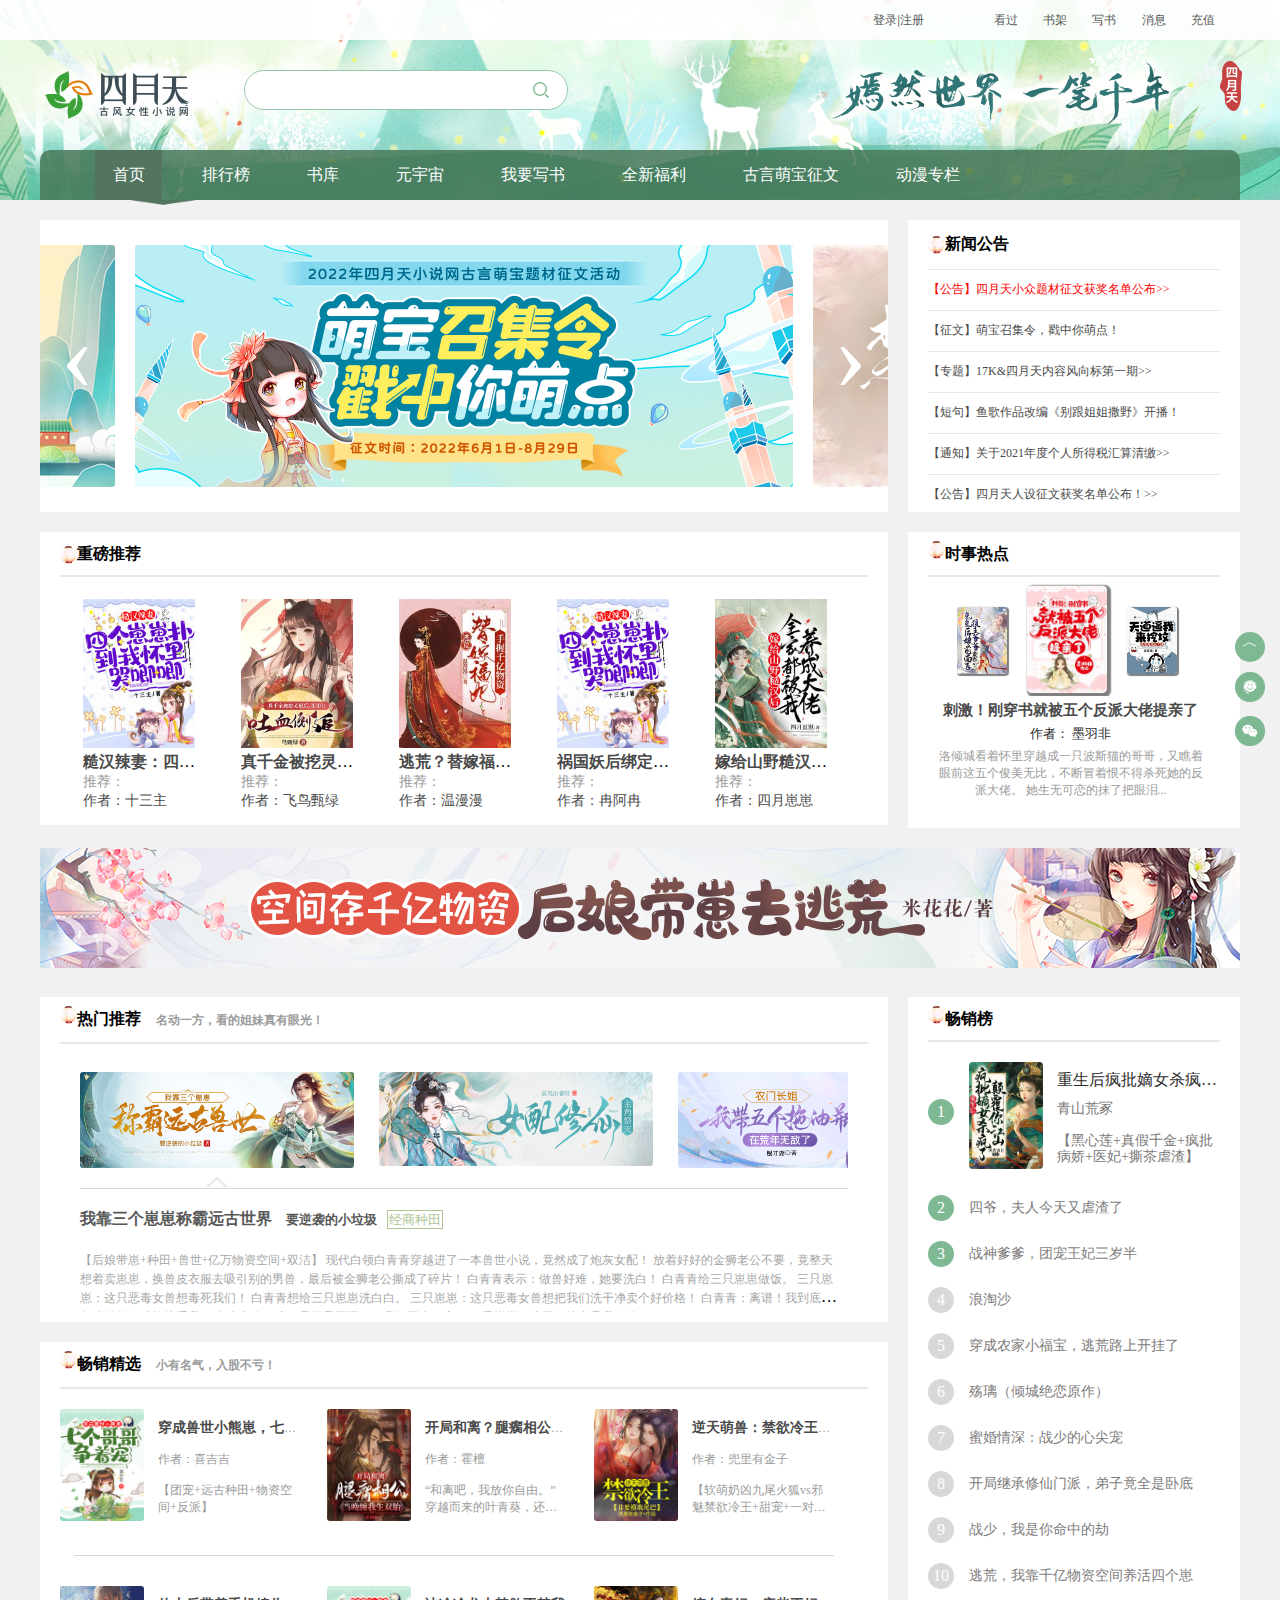
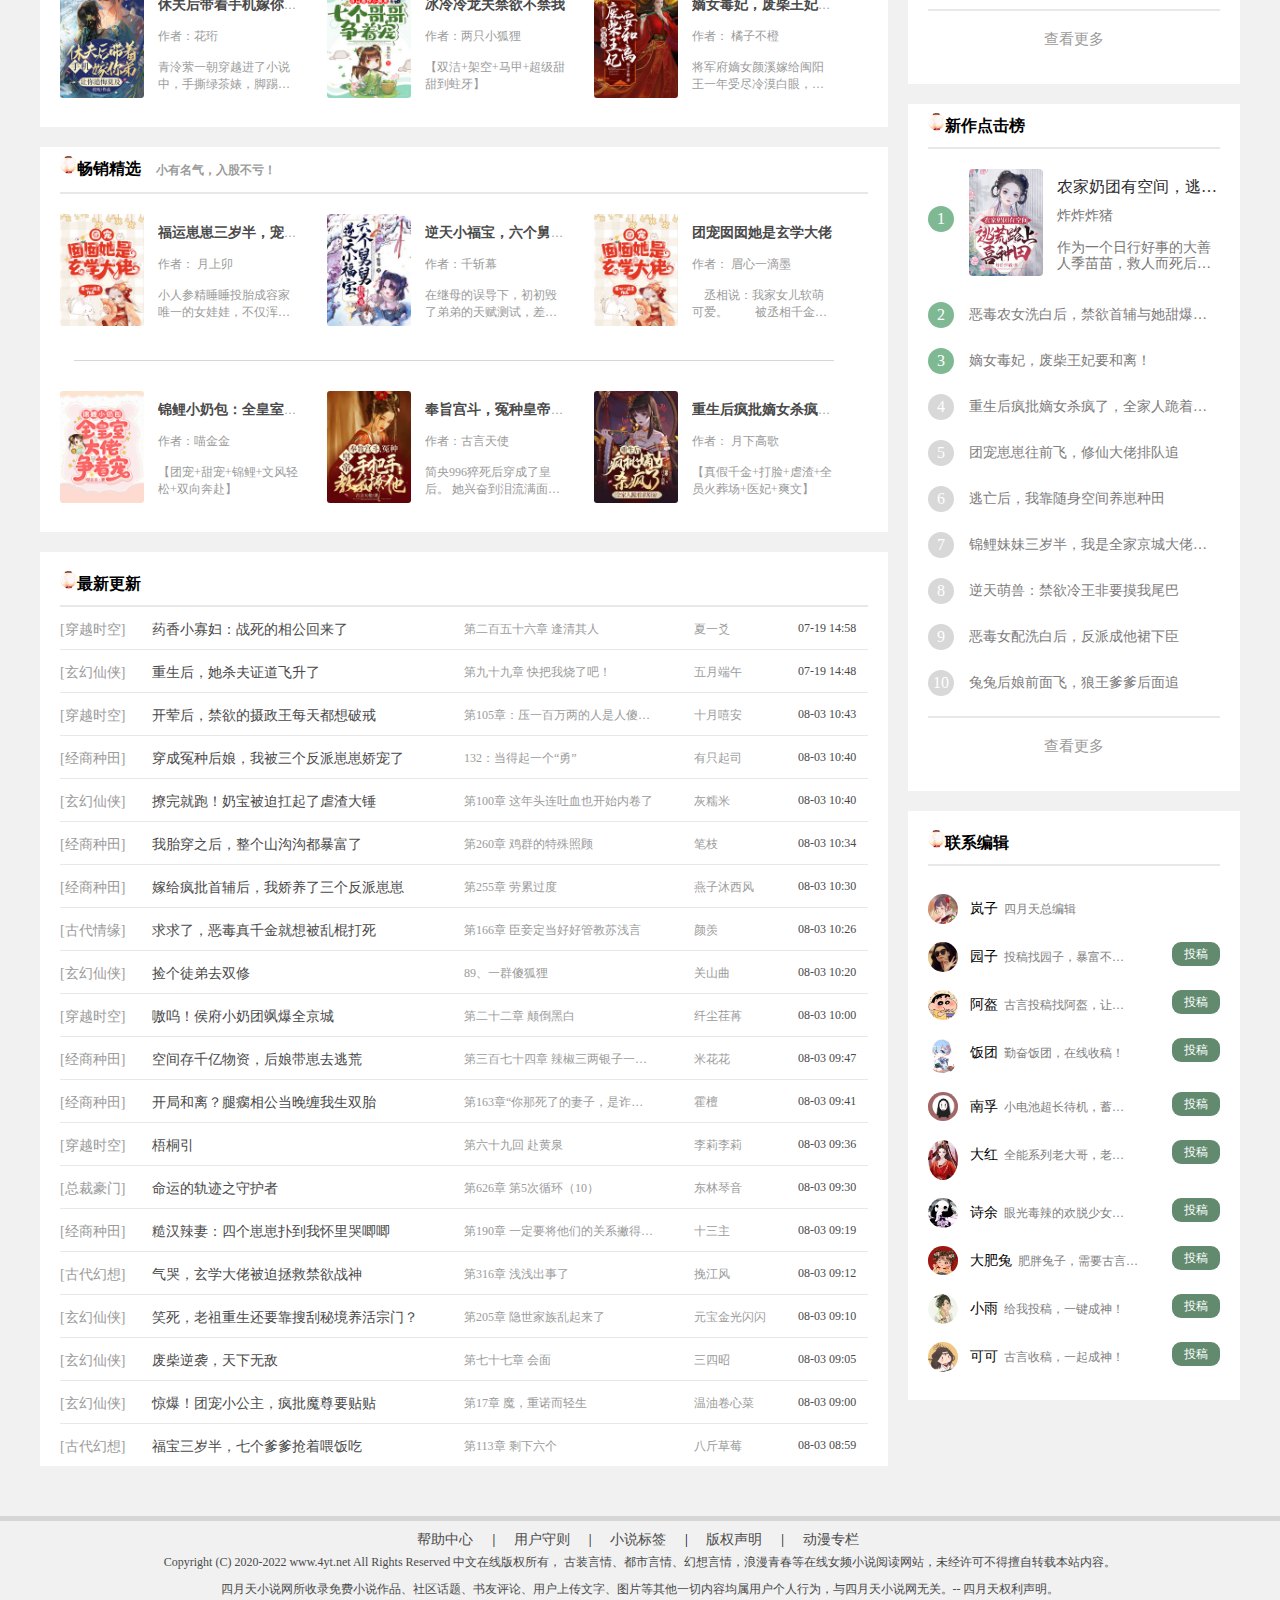
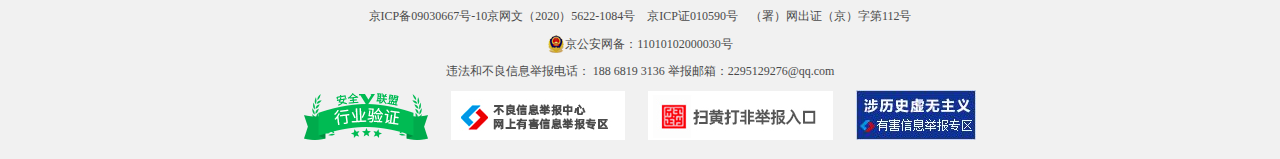
<file: index.html>
<!DOCTYPE html>
<html lang="en">

<head>
    <meta charset="UTF-8">
    <meta http-equiv="X-UA-Compatible" content="IE=edge">
    <meta name="viewport" content="width=device-width, initial-scale=1.0">
    <title>首页</title>
    <link rel="icon" href="ic.ico"/>
    <link rel="stylesheet" href="./css/index.css">
    <script src="./js/index.js"></script>
</head>

<body>
    <!-- 头部 -->
    <header>
        <div class="bac">
            <div class="h-right">
                <ul>
                    <li class="li"><a href="./html/login.html">登录</a>|<a href="./html/register.html">注册</a></li>
                    <li><a href="">看过</a></li>
                    <li><a href="">书架</a></li>
                    <li><a href="">写书</a></li>
                    <li><a href="">消息</a></li>
                    <li><a href="">充值</a></li>
                </ul>
            </div>
        </div>
        <!-- 搜索 -->
        <div class="logo"><a href="index.html"><img src="images/logo_4yt.net2x.png" alt=""></a>
            <form action=""><input type="text"><input type="submit" value=""></form>
        </div>
        <!-- 导航栏 -->
        <div class="nav">
            <div id="nav-a">
                <a href="index.html"><span>首页</span></a>
                <a href=""><span>排行榜</span></a>
                <a href=""><span>书库</span></a>
                <a href="./html/metaverse.html"><span>元宇宙</span></a>
                <a href=""><span>我要写书</span></a>
                <a href=""><span>全新福利</span></a>
                <a href=""><span>古言萌宝征文</span></a>
                <a href=""><span>动漫专栏</span></a>
            </div>
        </div>
    </header>
    <!-- 轮播和公告 -->
    <div class="lun-new">
        <div class="lunbo">
            <ul class="box">
                <li><a href=""><img src="images/1654844598.25024066.jpg" alt="6"></a></li>
                <li><a href=""><img src="images/1653462281.25486204.jpg" alt="1"></a></li>
                <li><a href=""><img src="images/1659325251.30275850.jpg" alt="2"></a></li>
                <li><a href=""><img src="images/1659325270.81019973.jpg" alt="3"></a></li>
                <li><a href=""><img src="images/1659325288.32164972.jpg" alt="4"></a></li>
                <li><a href=""><img src="images/1659325315.95964255.jpg" alt="5"></a></li>
                <li><a href=""><img src="images/1654844598.25024066.jpg" alt="6"></a></li>
                <li><a href=""><img src="images/1653462281.25486204.jpg" alt="1"></a></li>
                <li><a href=""><img src="images/1659325251.30275850.jpg" alt="2"></a></li>
            </ul>
            <span id="left">‹</span><span id="right">›</span>
        </div>
        <div class="news">
            <h4><img src="images/icon_box_tit.png" alt="">新闻公告</h4>
            <ul class="n-news">
                <li><a href="">【公告】四月天小众题材征文获奖名单公布>></a></li>
                <li><a href="">【征文】萌宝召集令，戳中你萌点！</a></li>
                <li><a href="">【专题】17K&四月天内容风向标第一期>></a></li>
                <li><a href="">【短句】鱼歌作品改编《别跟姐姐撒野》开播！</a></li>
                <li><a href="">【通知】关于2021年度个人所得税汇算清缴>></a></li>
                <li><a href="">【公告】四月天人设征文获奖名单公布！>></a></li>
            </ul>
        </div>
    </div>
    <!-- 重磅推荐和实时热点 -->
    <div class="res-hot">
        <div class="rhbox">
            <div class="res">
                <h4><img src="images/icon_box_tit.png" alt="">重磅推荐</h4>
                <div class="pic">
                    <ul>
                        <li><a href=""><img src="images/3421052.jpg" alt=""></a>
                            <p class="bookName"><a href="">糙汉辣妻：四个崽崽扑到我怀里哭唧唧</a></p>
                            <p class="rr">推荐：</p>
                            <p class="author"><a href="">作者：十三主</a></p>
                        </li>
                        <li><a href=""><img src="images/3442440.jpg" alt=""></a>
                            <p class="bookName"><a href="">真千金被挖灵根后，哥哥们吐血倒追</a></p>
                            <p class="rr">推荐：</p>
                            <p class="author"><a href="">作者：飞鸟甄绿</a></p>
                        </li>
                        <li><a href=""><img src="images/3390439.jpg" alt=""></a>
                            <p class="bookName"><a href="">逃荒？替嫁福妃手握千亿物资！</a></p>
                            <p class="rr">推荐：</p>
                            <p class="author"><a href="">作者：温漫漫</a></p>
                        </li>
                        <li><a href=""><img src="images/3421052.jpg" alt=""></a>
                            <p class="bookName"><a href="">祸国妖后绑定了爱国系统</a></p>
                            <p class="rr">推荐：</p>
                            <p class="author"><a href="">作者：冉阿冉</a></p>
                        </li>
                        <li><a href=""><img src="images/3425089.jpg" alt=""></a>
                            <p class="bookName"><a href="">嫁给山野糙汉后，全家都被我养成大佬</a></p>
                            <p class="rr">推荐：</p>
                            <p class="author"><a href="">作者：四月崽崽</a></p>
                        </li>
                    </ul>
                </div>
            </div>
        </div>
        <div class="hotbox">
            <div class="hot">
                <h4><img src="images/icon_box_tit.png" alt="">时事热点</h4>
                <div class="view-box">
                    <ul class="hot-imgbox" id="hotimgbox">
                        <li><a href=""><img src="images/3451259.jpg" alt="4"></a></li>
                        <li class="big"><a href=""><img src="images/3457548.jpg" alt="1"></a></li>
                        <li><a href=""><img src="images/3453698.jpg" alt="2"></a></li>
                        <li><a href=""><img src="images/3457644.jpg" alt="3"></a></li>
                        <li><a href=""><img src="images/3451259.jpg" alt="4"></a></li>
                        <li><a href=""><img src="images/3457548.jpg" alt="1"></a></li>
                    </ul>
                </div>
                <div class="view-box2">
                    <ul class="font-box">
                        <li>
                            <div class="wid">
                                <p class="bokname"><a href="">刺激！刚穿书就被五个反派大佬提亲了</a></p>
                                <p class="at">作者：<a href=""> 墨羽非</a></p>
                                <p class="bookjj"><a href="">洛倾城看着怀里穿越成一只波斯猫的哥哥，又瞧着眼前这五个俊美无比，不断冒着恨不得杀死她的反派大佬。
                                        她生无可恋的抹了把眼泪...</a>
                                </p>
                            </div>
                        </li>
                        <li>
                            <div class="wid">
                                <p class="bokname"><a href="">天道逼我来挖坟，渣渣鬼怪丢了魂</a></p>
                                <p class="at">作者：<a href="">南南酱</a></p>
                                <p class="bookjj"><a
                                        href="">上古神魔大战，神女玖瑶为守护天下苍生，拉着魔尊同归于尽。所谓好人有好报，她居然踩狗屎运活过来了，而为了早日恢复神力位列...</a>
                                </p>
                            </div>
                        </li>
                        <li>
                            <div class="wid">
                                <p class="bokname"><a href="">暴君闺女三岁半，立志要当大反派</a></p>
                                <p class="at">作者：<a href="">莅时</a></p>
                                <p class="bookjj"><a
                                        href="">传闻北境国的大暴君杀人如麻，残暴嗜血，直到某天举国朝臣看到——那位暴戾君王变成了不折不扣的女儿奴，不仅让小奶娃在龙椅上...</a>
                                </p>
                            </div>
                        </li>
                        <li>
                            <div class="wid">
                                <p class="bokname"><a href="">兔兔后娘前面飞，狼王爹爹后面追</a></p>
                                <p class="at">作者：<a href="">砚夕</a></p>
                                <p class="bookjj"><a
                                        href="">【兽世+萌宝+爽文+养崽+甜宠】兔凌凌穿越到远古时期，成了一只萌兔兽人，还当了四个崽崽的后娘？小松鼠、小狐狸、小狼、还有...</a>
                                </p>
                            </div>
                        </li>

                    </ul>
                </div>
            </div>
        </div>
    </div>

    <!-- 推荐图 -->
    <div class="res-img"><a href=""><img src="images/1649226831.1194068.jpg" alt=""></a></div>

    <!-- 中心部分 -->
    <div class="mainbox">
        <!-- 左边 -->
        <div class="main-left">
            <!-- 第一块 热门推荐 -->
            <div class="box3">
                <div class="hot-res">
                    <h4><img src="images/icon_box_tit.png" alt="">热门推荐<span>名动一方，看的姐妹真有眼光！</span></h4>
                    <div class="img-tran">
                        <!-- 图片轮播 -->
                        <ul class="img-box1" id="img-box1">
                            <!-- <li><a href=""><img src="" alt=""></a></li> -->
                            <li><a href=""><img src="images/1659332682.91862649.jpg" alt="1"></a></li>
                            <li><a href=""><img src="images/1659332692.60567161.jpg" alt="2"></a></li>
                            <li><a href=""><img src="images/1659332703.15317437.jpg" alt="3"></a></li>
                            <li><a href=""><img src="images/1659332682.91862649.jpg" alt="1"></a></li>
                            <li><a href=""><img src="images/1659332692.60567161.jpg" alt="2"></a></li>
                            <li><a href=""><img src="images/1659332703.15317437.jpg" alt="3"></a></li>
                        </ul>
                    </div>
                    <!-- 文字轮播 -->
                    <div class="font-tran">
                        <ul class="f-box" id="f-box">
                            <li>
                                <p><a href="" class="title">
                                        我靠三个崽崽称霸远古世界
                                    </a><a href="" class="author2">要逆袭的小垃圾</a><a href="" class="cat">经商种田</a></p>
                                <div class="detail-font">
                                    <a href="">
                                        【后娘带崽+种田+兽世+亿万物资空间+双洁】
                                        现代白领白青青穿越进了一本兽世小说，竟然成了炮灰女配！
                                        放着好好的金狮老公不要，竟整天想着卖崽崽，换兽皮衣服去吸引别的男兽，最后被金狮老公撕成了碎片！
                                        白青青表示：做兽好难，她要洗白！
                                        白青青给三只崽崽做饭。
                                        三只崽崽：这只恶毒女兽想毒死我们！
                                        白青青想给三只崽崽洗白白。
                                        三只崽崽：这只恶毒女兽想把我们洗干净卖个好价格！
                                        白青青：离谱！我到底得怎么做你们才能接受我？
                                        金狮老公：这三只逆子不要了，我们再生一窝！
                                        三只崽崽：滚开！娘亲是我们的！
                                    </a>
                                </div>
                            </li>
                            <li>
                                <p><a href="" class="title">
                                        女配修仙，主角祭天
                                    </a><a href="" class="author2">长尾山雀</a><a href="" class="cat">玄幻仙侠</a></p>
                                <div class="detail-font">
                                    <a href="">
                                        在拜衍尘仙尊为师的前一晚，桑璎发现自己竟然是一本修仙师徒文的恶毒女配！
                                        她是单纯善良小白花女主的对照组，逼迫男主收了自己为徒不说，还妄图抢走属于女主的东西。最后她死在了女主爱慕者的手下，纯净的冰灵根也成了修补女主灵根的药引。就连自己父母留下的财宝法器，都被当做是补偿，入了女主的口袋。
                                        刚刚知晓一切的桑璎深吸一口气：很好，这群恋爱脑吸引了我的注意。
                                        多年之后，此界出了一位自逐出师门的女剑修，那女剑修的师父竟是有剑道第一人之称的衍尘仙尊。众人闻言，纷纷嘲讽女剑修不知好歹，转头却发现，那女剑修一剑惊天下，竟成了千百年来的飞升第一人！
                                    </a>
                                </div>
                            </li>
                            <li>
                                <p><a href="" class="title">
                                        农门长姐：我带五个拖油瓶在荒年无敌了
                                    </a><a href="" class="author2">银才湖</a><a href="" class="cat">经商种田</a></p>
                                <div class="detail-font">
                                    <a href="">
                                        末世求生十年的易茗雪穿书到一个又丑又胖的极品炮灰身上。
                                        不仅后面跟着五个拖油瓶，还个个都是恶贯满盈的大反派。
                                        常言道，要想思想不滑坡，义务教育不能拖。
                                        易茗雪赚钱后的首要大事，就是让他们全滚去读书。
                                        荒年？战乱？极品亲戚？不怕，空间在手，越战越富有！
                                        多年后。
                                        美容界大佬：今日我大姐成亲，我要红妆十里为她送嫁！
                                        开国首位女宰辅：已为大姐申请六国贸易资格，作为新婚贺礼。
                                        武林盟主兼护国大将军：谁敢惹我姐烦心，昨夜断手断脚那几人就是下场！
                                        神医谷新任谷主：此乃滋补养颜的面敷，是由世间唯一一朵冰湖莲制成，赠予我姐。
                                        人气爆棚的新科状元：我喜欢什么样的女子？请参考这天下最好的女人——我大姐！
                                        易茗雪自豪啊，谁说反派是天生坏种？她家个个国之栋梁！
                                        当她华丽转身，打算深藏功与名。
                                        身边却多了个牛皮糖男人。
                                        易茗雪红着脸，“你别误会，他们平常没这么浮夸……”
                                        男人将她卷入红涛被浪，声音隐忍低哑，“娘子放心，为夫绝不逊于弟、妹之后。”
                                    </a>
                                </div>
                            </li>
                        </ul>
                    </div>
                </div>
            </div>
            <!-- 第二块 畅销精选 -->
            <div class="box3">
                <div class="hot-sel">
                    <h4><img src="images/icon_box_tit.png" alt="">畅销精选<span>小有名气，入股不亏！</span></h4>
                    <div class="list">
                        <ul class="l-box">
                            <li><a href=""><img src="images/3441783.jpg" alt=""></a>
                                <div class="r">
                                    <p><a href="">穿成兽世小熊崽，七个哥哥争着宠</a></p>
                                    <p><a href="">作者：喜吉吉</a></p>
                                    <p>【团宠+远古种田+物资空间+反派】</p>
                                </div>
                            </li>
                            <li><a href=""><img src="images/3441017.jpg" alt=""></a>
                                <div class="r">
                                    <p><a href="">开局和离？腿瘸相公当晚缠我生双胎</a></p>
                                    <p><a href="">作者：霍檀</a></p>
                                    <p>“和离吧，我放你自由。”
                                        穿越而来的叶青葵，还没反应过来就被扣上了不守妇道的浪荡名声。</p>
                                </div>
                            </li>
                            <li><a href=""><img src="images/3451520.jpg" alt=""></a>
                                <div class="r">
                                    <p><a href="">逆天萌兽：禁欲冷王非要摸我尾巴</a></p>
                                    <p><a href="">作者：兜里有金子</a></p>
                                    <p>【软萌奶凶九尾火狐vs邪魅禁欲冷王+甜宠+一对一，双洁！】
                                    </p>
                                </div>
                            </li>
                            <li id="hr">
                                <hr>
                            </li>
                            <li><a href=""><img src="images/3446065.jpg" alt=""></a>
                                <div class="r">
                                    <p><a href="">休夫后带着手机嫁你弟，让你追悔莫及</a></p>
                                    <p><a href="">作者：花珩</a></p>
                                    <p>青泠萦一朝穿越进了小说中，手撕绿茶婊，脚踢渣男之后改嫁给了原主的小叔子、渣男的亲弟弟七皇子。</p>
                                </div>
                            </li>
                            <li><a href=""><img src="images/3441783.jpg" alt=""></a>
                                <div class="r">
                                    <p><a href="">冰冷冷龙夫禁欲不禁我</a></p>
                                    <p><a href="">作者：两只小狐狸</a></p>
                                    <p>【双洁+架空+马甲+超级甜甜到蛀牙】</p>
                                </div>
                            </li>
                            <li><a href=""><img src="images/3451052.jpg" alt=""></a>
                                <div class="r">
                                    <p><a href="">嫡女毒妃，废柴王妃要和离！</a></p>
                                    <p><a href="">作者： 橘子不橙</a></p>
                                    <p>将军府嫡女颜溪嫁给闽阳王一年受尽冷漠白眼，自己的丈夫更是和自己的表妹暗度陈仓，她最终死在了自己真心所爱的男人手里。</p>
                                </div>
                            </li>
                        </ul>
                    </div>
                </div>
            </div>
            <!-- 第三块 潜力新作 -->
            <div class="box3">
                <div class="hot-sel">
                    <h4><img src="images/icon_box_tit.png" alt="">畅销精选<span>小有名气，入股不亏！</span></h4>
                    <div class="list">
                        <ul class="l-box">
                            <li><a href=""><img src="images/3450552.jpg" alt=""></a>
                                <div class="r">
                                    <p><a href="">福运崽崽三岁半，宠我的全都是大佬</a></p>
                                    <p><a href="">作者： 月上卯</a></p>
                                    <p>小人参精睡睡投胎成容家唯一的女娃娃，不仅浑身上下是灵宝，还带着满满的福气！于是，倒霉催的容家翻身啦！</p>
                                </div>
                            </li>
                            <li><a href=""><img src="images/3456046.jpg" alt=""></a>
                                <div class="r">
                                    <p><a href="">逆天小福宝，六个舅舅排队宠</a></p>
                                    <p><a href="">作者：千斩幕</a></p>
                                    <p>在继母的误导下，初初毁了弟弟的天赋测试，差点被爹爹给打死。还好舅舅们及时出现把她接回家</p>
                                </div>
                            </li>
                            <li><a href=""><img src="images/3450552.jpg" alt=""></a>
                                <div class="r">
                                    <p><a href="">团宠囡囡她是玄学大佬</a></p>
                                    <p><a href="">作者： 眉心一滴墨</a></p>
                                    <p>　丞相说：我家女儿软萌可爱。
                                        　　被丞相千金胖揍的群妖：你放屁！</p>
                                </div>
                            </li>
                            <li id="hr">
                                <hr>
                            </li>
                            <li><a href=""><img src="images/3448286.jpg" alt=""></a>
                                <div class="r">
                                    <p><a href="">锦鲤小奶包：全皇室大佬争着宠</a></p>
                                    <p><a href="">作者：喵金金</a></p>
                                    <p>【团宠+甜宠+锦鲤+文风轻松+双向奔赴】</p>
                                </div>
                            </li>
                            <li><a href=""><img src="images/3459893.jpg" alt=""></a>
                                <div class="r">
                                    <p><a href="">奉旨宫斗，冤种皇帝手把手教我撩他</a></p>
                                    <p><a href="">作者：古言天使</a></p>
                                    <p>简央996猝死后穿成了皇后。
                                        她兴奋到泪流满面，终于可以做全职太太了！</p>
                                </div>
                            </li>
                            <li><a href=""><img src="images/3457460.jpg" alt=""></a>
                                <div class="r">
                                    <p><a href="">重生后疯批嫡女杀疯了，全家人跪着求原谅</a></p>
                                    <p><a href="">作者： 月下高歌</a></p>
                                    <p>【真假千金+打脸+虐渣+全员火葬场+医妃+爽文】</p>
                                </div>
                            </li>
                        </ul>
                    </div>
                </div>
            </div>
            <!-- 第四块 最新更新 -->
            <div class="box4">
                <div class="update">
                    <h4><img src="images/icon_box_tit.png" alt="">最新更新</h4>
                    <ul class="upbox">
                        <li><a href="" class="FL">[穿越时空]</a><a href="" class="book">药香小寡妇：战死的相公回来了</a>
                            <div class="r-b"><a href="" class="last">第二百五十六章 逢清其人</a><a href=""
                                    class="b-author">夏一爻</a><span class="time">07-19
                                    14:58</span></div>
                        </li>

                        <li><a href="" class="FL">[玄幻仙侠]</a><a href="" class="book">重生后，她杀夫证道飞升了</a>
                            <div class="r-b"><a href="" class="last">第九十九章 快把我烧了吧！</a><a href=""
                                    class="b-author">五月端午</a><span class="time">07-19 14:48</span></div>
                        </li>

                        <li><a href="" class="FL">[穿越时空]</a><a href="" class="book">开荤后，禁欲的摄政王每天都想破戒</a>
                            <div class="r-b"><a href="" class="last">第105章：压一百万两的人是人傻钱多么？</a><a href=""
                                    class="b-author">十月嘻安</a><span class="time">08-03 10:43</span></div>
                        </li>

                        <li><a href="" class="FL">[经商种田]</a><a href="" class="book">穿成冤种后娘，我被三个反派崽崽娇宠了</a>
                            <div class="r-b"><a href="" class="last">132：当得起一个“勇”</a><a href=""
                                    class="b-author">有只起司</a><span class="time">08-03 10:40</span></div>
                        </li>

                        <li><a href="" class="FL">[玄幻仙侠]</a><a href="" class="book">撩完就跑！奶宝被迫扛起了虐渣大锤</a>
                            <div class="r-b"><a href="" class="last">第100章 这年头连吐血也开始内卷了</a><a href=""
                                    class="b-author">灰糯米</a><span class="time">08-03 10:40</span></div>
                        </li>

                        <li><a href="" class="FL">[经商种田]</a><a href="" class="book">我胎穿之后，整个山沟沟都暴富了</a>
                            <div class="r-b"><a href="" class="last">第260章 鸡群的特殊照顾</a><a href=""
                                    class="b-author">笔枝</a><span class="time">08-03
                                    10:34</span></div>
                        </li>

                        <li><a href="" class="FL">[经商种田]</a><a href="" class="book">嫁给疯批首辅后，我娇养了三个反派崽崽</a>
                            <div class="r-b"><a href="" class="last">第255章 劳累过度</a><a href=""
                                    class="b-author">燕子沐西风</a><span class="time">08-03
                                    10:30</span></div>
                        </li>

                        <li><a href="" class="FL">[古代情缘]</a><a href="" class="book">求求了，恶毒真千金就想被乱棍打死</a>
                            <div class="r-b"><a href="" class="last">第166章 臣妾定当好好管教苏浅言</a><a href=""
                                    class="b-author">颜羡</a><span class="time">08-03 10:26</span></div>
                        </li>

                        <li><a href="" class="FL">[玄幻仙侠]</a><a href="" class="book">捡个徒弟去双修</a>
                            <div class="r-b"><a href="" class="last">89、一群傻狐狸</a><a href=""
                                    class="b-author">关山曲</a><span class="time">08-03
                                    10:20</span></div>
                        </li>

                        <li><a href="" class="FL">[穿越时空]</a><a href="" class="book">嗷呜！侯府小奶团飒爆全京城</a>
                            <div class="r-b"><a href="" class="last">第二十二章 颠倒黑白</a><a href=""
                                    class="b-author">纤尘荏苒</a><span class="time">08-03
                                    10:00</span></div>
                        </li>

                        <li><a href="" class="FL">[经商种田]</a><a href="" class="book">空间存千亿物资，后娘带崽去逃荒</a>
                            <div class="r-b"><a href="" class="last">第三百七十四章 辣椒三两银子一斤？</a><a href=""
                                    class="b-author">米花花</a><span class="time">08-03 09:47</span></div>
                        </li>

                        <li><a href="" class="FL">[经商种田]</a><a href="" class="book">开局和离？腿瘸相公当晚缠我生双胎</a>
                            <div class="r-b"><a href="" class="last">第163章“你那死了的妻子，是诈死的。”</a><a href=""
                                    class="b-author">霍檀</a><span class="time">08-03 09:41</span></div>
                        </li>

                        <li><a href="" class="FL">[穿越时空]</a><a href="" class="book">梧桐引</a>
                            <div class="r-b"><a href="" class="last">第六十九回
                                    赴黄泉</a><a href="" class="b-author">李莉李莉</a><span class="time">08-03 09:36</span>
                            </div>
                        </li>

                        <li><a href="" class="FL">[总裁豪门]</a><a href="" class="book">命运的轨迹之守护者</a>
                            <div class="r-b"><a href="" class="last">第626章 第5次循环（10）</a><a href=""
                                    class="b-author">东林琴音</a><span class="time">08-03 09:30</span></div>
                        </li>

                        <li><a href="" class="FL">[经商种田]</a><a href="" class="book">糙汉辣妻：四个崽崽扑到我怀里哭唧唧</a>
                            <div class="r-b"><a href="" class="last">第190章 一定要将他们的关系撇得这么清</a><a href=""
                                    class="b-author">十三主</a><span class="time">08-03 09:19</span></div>
                        </li>

                        <li><a href="" class="FL">[古代幻想]</a><a href="" class="book">气哭，玄学大佬被迫拯救禁欲战神</a>
                            <div class="r-b"><a href="" class="last">第316章 浅浅出事了</a><a href=""
                                    class="b-author">挽江风</a><span class="time">08-03
                                    09:12</span></div>
                        </li>

                        <li><a href="" class="FL">[玄幻仙侠]</a><a href="" class="book">笑死，老祖重生还要靠搜刮秘境养活宗门？</a>
                            <div class="r-b"><a href="" class="last">第205章 隐世家族乱起来了</a><a href=""
                                    class="b-author">元宝金光闪闪</a><span class="time">08-03 09:10</span></div>
                        </li>

                        <li><a href="" class="FL">[玄幻仙侠]</a><a href="" class="book">废柴逆袭，天下无敌</a>
                            <div class="r-b"><a href="" class="last">第七十七章 会面</a><a href=""
                                    class="b-author">三四昭</a><span class="time">08-03
                                    09:05</span></div>
                        </li>

                        <li><a href="" class="FL">[玄幻仙侠]</a><a href="" class="book">惊爆！团宠小公主，疯批魔尊要贴贴</a>
                            <div class="r-b"><a href="" class="last">第17章 魔，重诺而轻生</a><a href=""
                                    class="b-author">温油卷心菜</a><span class="time">08-03 09:00
                                </span></div>
                        </li>

                        <li><a href="" class="FL">[古代幻想]</a><a href="" class="book">福宝三岁半，七个爹爹抢着喂饭吃</a>
                            <div class="r-b"><a href="" class="last">第113章 剩下六个</a><a href=""
                                    class="b-author">八斤草莓</a><span class="time">08-03
                                    08:59</span></div>
                        </li>
                    </ul>
                </div>
            </div>
        </div>
        <!-- 右边 -->
        <div class="main-right">
            <!-- 第一部分 畅销榜 -->
            <div class="backbox">
                <div class="hot-sold">
                    <h4><img src="images/icon_box_tit.png" alt="">畅销榜</h4>
                    <div class="mar">
                        <ul class="hs-box">
                            <li><span class="no1">1</span><a href="" class="a-img"><img src="images/fp.jpg" alt="">
                                    <p class="ptitle">重生后疯批嫡女杀疯了，颠覆你江山！</p>
                                    <p class="pauthor">青山荒冢</p>
                                    <p class="p3">【黑心莲+真假千金+疯批病娇+医妃+撕茶虐渣】</p>
                                </a></li>
                            <li><span class="no2">2</span><a href="" class="atitle">四爷，夫人今天又虐渣了</a></li>
                            <li><span class="no2">3</span><a href="" class="atitle">战神爹爹，团宠王妃三岁半</a></li>
                            <li><span class="no3">4</span><a href="" class="atitle">浪淘沙</a></li>
                            <li><span class="no3">5</span><a href="" class="atitle">穿成农家小福宝，逃荒路上开挂了</a></li>
                            <li><span class="no3">6</span><a href="" class="atitle">殇璃（倾城绝恋原作）</a></li>
                            <li><span class="no3">7</span><a href="" class="atitle">蜜婚情深：战少的心尖宠</a></li>
                            <li><span class="no3">8</span><a href="" class="atitle">开局继承修仙门派，弟子竟全是卧底</a></li>
                            <li><span class="no3">9</span><a href="" class="atitle">战少，我是你命中的劫</a></li>
                            <li><span class="no3">10</span><a href="" class="atitle">逃荒，我靠千亿物资空间养活四个崽</a></li>
                        </ul>
                    </div>
                    <div class="hs-fot">
                        <a href="">查看更多</a>
                    </div>
                </div>
            </div>
            <!-- 第二部分 新作点击榜 -->
            <div class="backbox">
                <div class="hot-sold">
                    <h4><img src="images/icon_box_tit.png" alt="">新作点击榜</h4>
                    <div class="mar">
                        <ul class="hs-box">
                            <li><span class="no1">1</span><a href="" class="a-img"><img src="images/3452871.jpg" alt="">
                                    <p class="ptitle">农家奶团有空间，逃荒路上喜种田</p>
                                    <p class="pauthor">炸炸炸猪</p>
                                    <p class="p3">作为一个日行好事的大善人季苗苗，救人而死后穿越成了逃荒的季家幺房刚出生的小女儿。</p>
                                </a></li>
                            <li><span class="no2">2</span><a href="" class="atitle">恶毒农女洗白后，禁欲首辅与她甜爆生崽</a></li>
                            <li><span class="no2">3</span><a href="" class="atitle">嫡女毒妃，废柴王妃要和离！</a></li>
                            <li><span class="no3">4</span><a href="" class="atitle">重生后疯批嫡女杀疯了，全家人跪着求原谅</a></li>
                            <li><span class="no3">5</span><a href="" class="atitle">团宠崽崽往前飞，修仙大佬排队追</a></li>
                            <li><span class="no3">6</span><a href="" class="atitle">逃亡后，我靠随身空间养崽种田</a></li>
                            <li><span class="no3">7</span><a href="" class="atitle">锦鲤妹妹三岁半，我是全家京城大佬的团宠</a></li>
                            <li><span class="no3">8</span><a href="" class="atitle">逆天萌兽：禁欲冷王非要摸我尾巴</a></li>
                            <li><span class="no3">9</span><a href="" class="atitle">恶毒女配洗白后，反派成他裙下臣</a></li>
                            <li><span class="no3">10</span><a href="" class="atitle">兔兔后娘前面飞，狼王爹爹后面追</a></li>
                        </ul>
                    </div>
                    <div class="hs-fot">
                        <a href="">查看更多</a>
                    </div>
                </div>
            </div>
            <!-- 第三部分 联系编辑 -->
            <div class="backbox">
                <div class="concat">
                    <h4><img src="images/icon_box_tit.png" alt="">联系编辑</h4>
                </div>
                <div class="editor">
                    <ul class="edi-box">
                        <li>
                            <p><img src="images/1651039271219.jpg" alt=""><span class="edit">岚子</span><span
                                    class="job">四月天总编辑</span></p>
                        </li>
                        <li>
                            <p><img src="images/1617006102816.jpg" alt=""><span class="edit">园子</span><span
                                    class="job">投稿找园子，暴富不秃头！</span><a href="#">投稿</a></p>
                        </li>
                        <li>
                            <p><img src="images/1617194023892.jpg" alt=""><span class="edit">阿盔</span><span
                                    class="job">古言投稿找阿盔，让你绝对不吃亏！</span><a href="#">投稿</a>
                            </p>
                        </li>
                        <li>
                            <p><img src="images/1617194054975.jpg" alt=""><span class="edit">饭团</span><span
                                    class="job">勤奋饭团，在线收稿！</span><a href="#">投稿</a></p>
                        </li>
                        <li>
                            <p><img src="images/1617194189078.jpg" alt=""><span class="edit">南孚</span><span
                                    class="job">小电池超长待机，蓄能max~~陪你成神啊！</span><a href="#">投稿</a></p>
                        </li>
                        <li>
                            <p><img src="images/1617194498139.jpg" alt=""><span class="edit">大红</span><span
                                    class="job">全能系列老大哥，老套路微创新！成神速来～</span><a href="#">投稿</a></p>
                        </li>
                        <li>
                            <p><img src="images/1617195006394.jpg" alt=""><span class="edit">诗余</span><span
                                    class="job">眼光毒辣的欢脱少女，成神路上的不二选择~</span><a href="#">投稿</a></p>
                        </li>
                        <li>
                            <p><img src="images/1648622027315.jpg" alt=""><span class="edit">大肥兔</span><span
                                    class="job">肥胖兔子，需要古言投喂</span><a href="#">投稿</a></p>

                        </li>
                        <li>
                            <p><img src="images/1649298394190.jpg" alt=""><span class="edit">小雨</span><span
                                    class="job">给我投稿，一键成神！</span><a href="#">投稿</a></p>
                        </li>
                        <li>
                            <p><img src="images/1653287986051.jpg" alt=""><span class="edit">可可</span><span
                                    class="job">古言收稿，一起成神！</span><a href="#">投稿</a></p>
                        </li>
                    </ul>
                </div>
            </div>
        </div>
    </div>

    <!-- 底部 -->
    <footer>
        <div class="fot-link">
            <a href="">帮助中心</a>|
            <a href="">用户守则</a>|
            <a href="">小说标签</a>|
            <a href="">版权声明</a>|
            <a href="">动漫专栏</a>
        </div>
        <p>Copyright (C) 2020-2022 www.4yt.net All Rights Reserved 中文在线版权所有，
            古装言情、都市言情、幻想言情，浪漫青春等在线女频小说阅读网站，未经许可不得擅自转载本站内容。</p>
        <p>四月天小说网所收录免费小说作品、社区话题、书友评论、用户上传文字、图片等其他一切内容均属用户个人行为，与四月天小说网无关。-- 四月天权利声明。</p>
        <p><a href="">京ICP备09030667号-10</a>京网文（2020）5622-1084号　京ICP证010590号　（署）网出证（京）字第112号</p>
        <p><img src="images/gongan.jpg" alt=""><a
                href="">京公安网备：11010102000030号</a></p>
        <p>违法和不良信息举报电话： 188 6819 3136 举报邮箱：2295129276@qq.com</p>
        <p><a href=""><img src="images/yanzheng.png" alt=""></a>
            <a href=""><img src="images/buliang.jpg" alt=""></a>
            <a href=""><img src="images/dahuang.jpg" alt=""></a>
            <a href=""><img src="images/jubao.jpg" alt=""></a>
        </p>
    </footer>
    <!-- 右侧图标 -->
    <div class="side">
        <ul>
            <li id="gotoTop">︿</li>
            <li><img src="images/service.png" alt="" title="咨询客服"></li>
            <li id="er"><img src="images/wxaside.png" alt="" title="微信"></li>
        </ul>
        <div class="imgg"><img id="imger" src="images/wx-erweima.png" alt=""></div>
    </div>
</body>

</html>
</file>
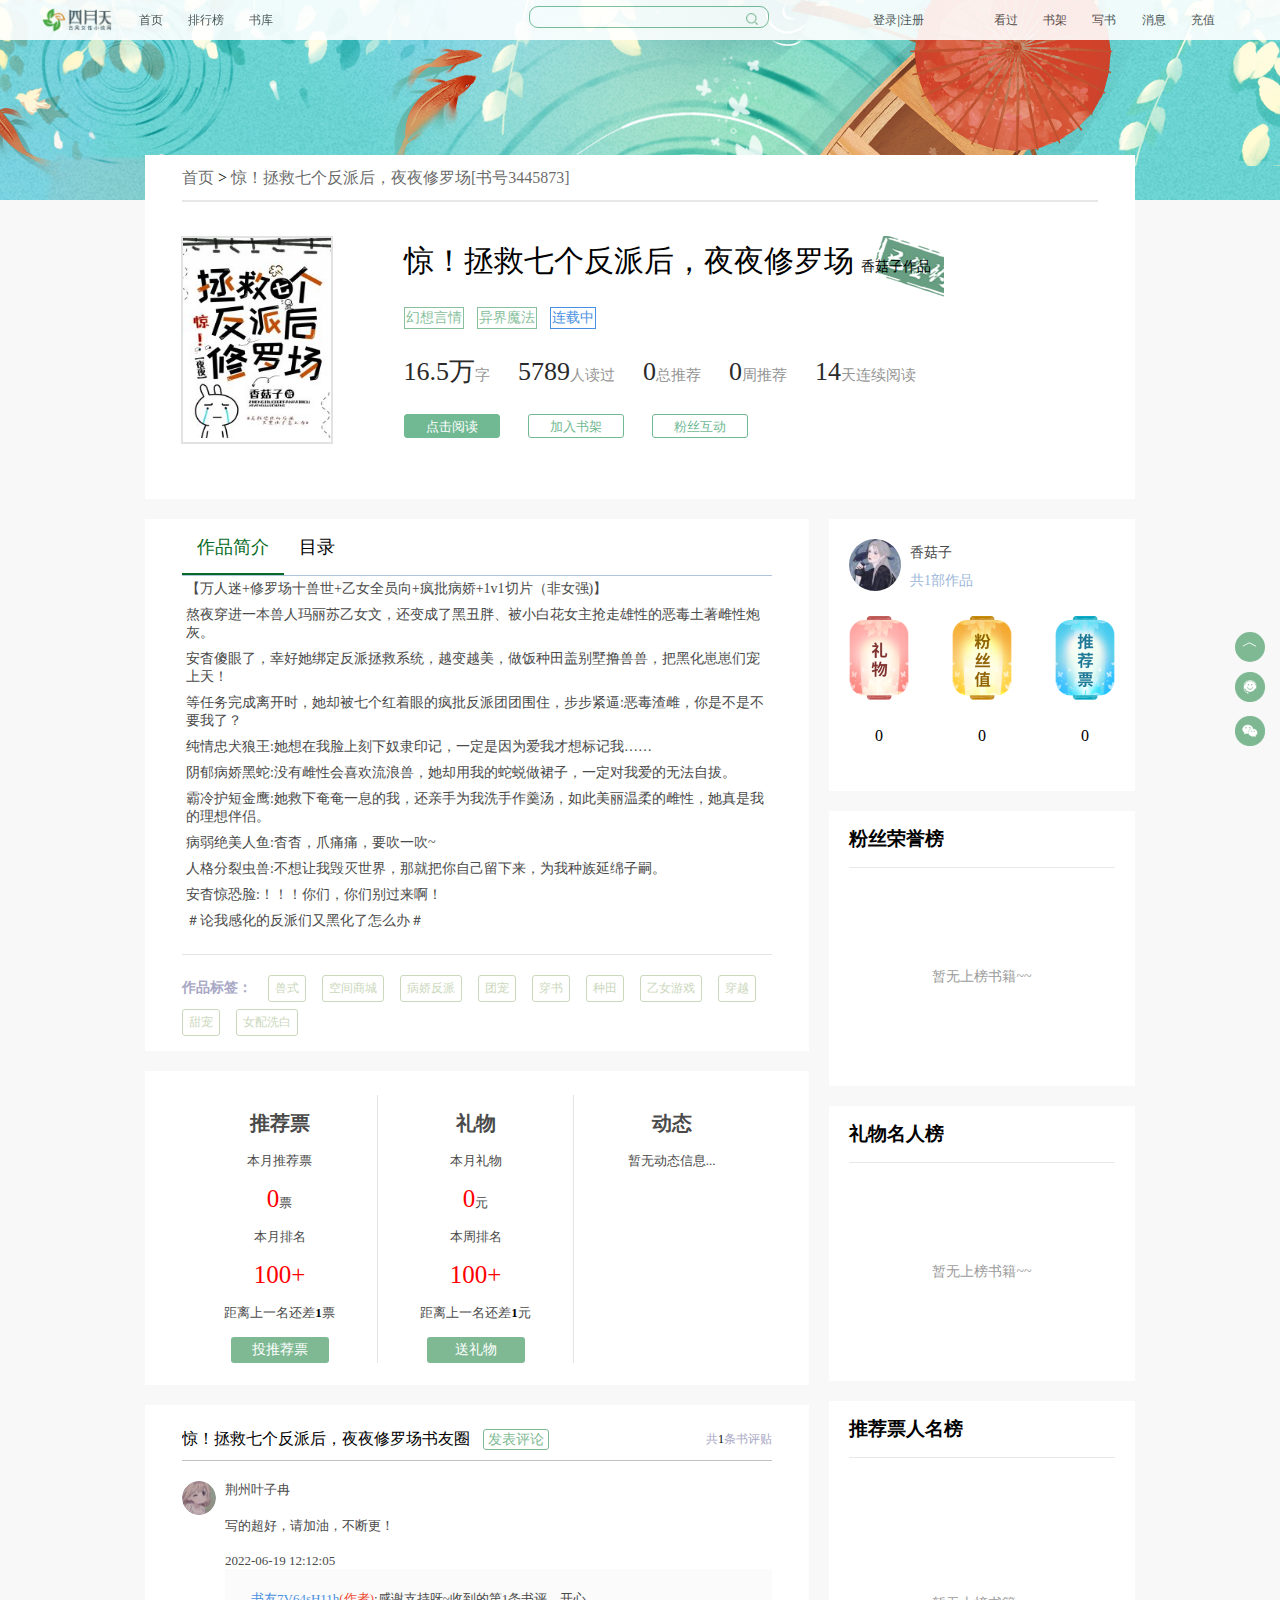
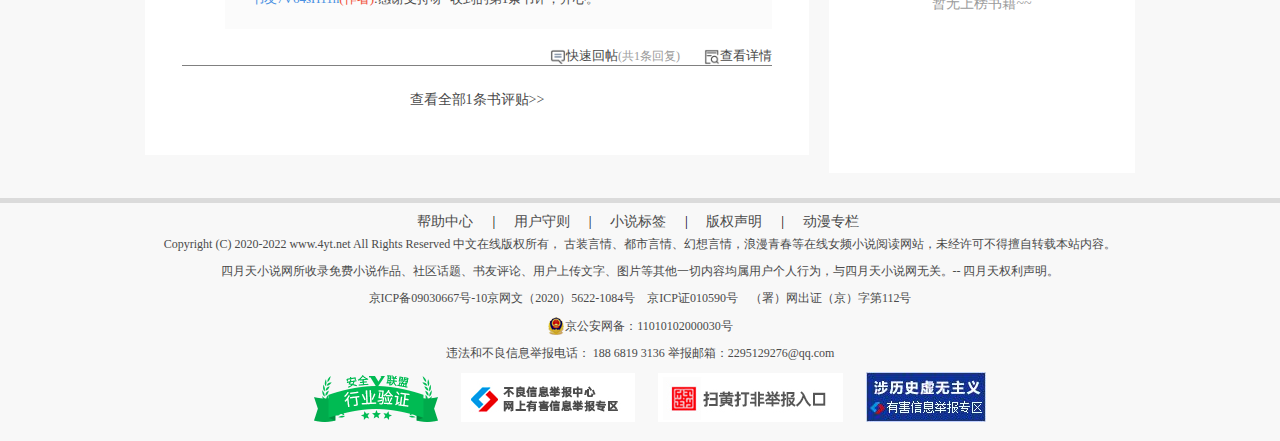
<file: html/detail.html>
<!DOCTYPE html>
<html lang="en">

<head>
    <meta charset="UTF-8">
    <meta http-equiv="X-UA-Compatible" content="IE=edge">
    <meta name="viewport" content="width=device-width, initial-scale=1.0">
    <title>详情</title>
    <link rel="icon" href="../ic.ico"/>
    <link rel="stylesheet" href="../css/detail.css">
    <script src="../js/detail.js"></script>
</head>

<body>
    <!-- 头部 -->
    <header>
        <div class="bac">
            <div class="he">
                <div class="h-nav">
                    <p><a href="../index.html"><img class="img1" src="../images/logo_4yt.net.png" alt=""></a><a
                            href="../index.html">首页</a><a href="">排行榜</a><a href="">书库</a></p><input
                        type="text"><button><img class="img2" src="../images/icon_search.png" alt=""></button>
                </div>
                <div class="h-right">
                    <ul>
                        <li class="li"><a href="../html/login.html">登录</a>|<a href="../html/register.html">注册</a></li>
                        <li><a href="">看过</a></li>
                        <li><a href="">书架</a></li>
                        <li><a href="">写书</a></li>
                        <li><a href="">消息</a></li>
                        <li><a href="">充值</a></li>
                    </ul>
                </div>
            </div>
        </div>
    </header>
    <div class="book">
        <div class="ba">
            <div class="book-head">
                <p><a class="bookfont" href="">首页</a>
                    <span>></span>
                    <a href="">惊！拯救七个反派后，夜夜修罗场[书号3445873]</a>
                </p>
            </div>
        </div>
        <div class="book-cover">
            <div class="c-left"><img src="../images/3445873.jpg" alt=""></div>
            <div class="c-right">
                <p>惊！拯救七个反派后，夜夜修罗场&nbsp;<span class="author">香菇子作品</span></p>
                <p><a href=""><span class="fl1">幻想言情</span></a><a href=""><span class="fl1">异界魔法</span></a><a
                        href=""><span class="fl2">连载中</span></a></p>
                <p><span class="lag">16.5万<span class="fo">字</span></span><span class="lag">5789<span
                            class="fo">人读过</span></span><span class="lag">0<span class="fo">总推荐</span></span><span
                        class="lag">0<span class="fo">周推荐</span></span><span class="lag">14<span
                            class="fo">天连续阅读</span></span></p>
                <p><button class="btn1">点击阅读</button><button class="btn2">加入书架</button><button
                        class="btn2">粉丝互动</button></p>
            </div>
        </div>

        <!-- 左侧盒子 -->
        <div class="book-detail">
            <!-- 头 -->
            <div class="bd-head">
                <div class="uu"><u class="sp">作品简介</u><u>目录</u></div>
            </div>
            <div class="left-box">
                <!-- 作品简介 -->
                <section class="dis">
                    <div class="book-jj">
                        <!-- 第一部分 -->
                        <div class="bj-first">
                            <ul>
                                <li>【万人迷+修罗场十兽世+乙女全员向+疯批病娇+1v1切片（非女强)】</li>
                                <li>熬夜穿进一本兽人玛丽苏乙女文，还变成了黑丑胖、被小白花女主抢走雄性的恶毒土著雌性炮灰。</li>
                                <li>安杳傻眼了，幸好她绑定反派拯救系统，越变越美，做饭种田盖别墅撸兽兽，把黑化崽崽们宠上天！</li>
                                <li>等任务完成离开时，她却被七个红着眼的疯批反派团团围住，步步紧逼:恶毒渣雌，你是不是不要我了？</li>
                                <li>纯情忠犬狼王:她想在我脸上刻下奴隶印记，一定是因为爱我才想标记我……</li>
                                <li>阴郁病娇黑蛇:没有雌性会喜欢流浪兽，她却用我的蛇蜕做裙子，一定对我爱的无法自拔。</li>
                                <li>霸冷护短金鹰:她救下奄奄一息的我，还亲手为我洗手作羹汤，如此美丽温柔的雌性，她真是我的理想伴侣。</li>
                                <li>病弱绝美人鱼:杳杳，爪痛痛，要吹一吹~</li>
                                <li>人格分裂虫兽:不想让我毁灭世界，那就把你自己留下来，为我种族延绵子嗣。</li>
                                <li>安杳惊恐脸:！！！你们，你们别过来啊！</li>
                                <li>＃论我感化的反派们又黑化了怎么办＃</li>
                            </ul>
                            <div class="tag">
                                <b>作品标签：</b><span>兽式</span><span>空间商城</span><span>病娇反派</span><span>团宠</span><span>穿书</span><span>种田</span><span>乙女游戏</span><span>穿越</span><span>甜宠</span><span>女配洗白</span>
                            </div>
                        </div>
                        <!-- 第二部分 -->
                        <div class="bj-second">
                            <ul class="sec-first">
                                <li>
                                    <h2>推荐票</h2>
                                </li>
                                <li>本月推荐票</li>
                                <li><span>0</span>票</li>
                                <li>本月排名</li>
                                <li><span>100+</span></li>
                                <li>距离上一名还差<b>1</b>票</li>
                                <li><button>投推荐票</button></li>
                            </ul>
                            <ul class="sec-first">
                                <li>
                                    <h2>礼物</h2>
                                </li>
                                <li>本月礼物</li>
                                <li><span>0</span>元</li>
                                <li>本周排名</li>
                                <li><span>100+</span></li>
                                <li>距离上一名还差<b>1</b>元</li>
                                <li><button>送礼物</button></li>
                            </ul>
                            <ul class="sec-first">
                                <li>
                                    <h2>动态</h2>
                                </li>
                                <li>暂无动态信息...</li>
                            </ul>
                        </div>
                        <!-- 第三部分 -->
                        <div class="bj-third">
                            <div class="th-head">
                                <div class="th-l">惊！拯救七个反派后，夜夜修罗场书友圈<span>发表评论</span></div>
                                <div class="th-r"><a href="">共<span>1</span>条书评贴</a></div>
                            </div>
                            <div class="th-con">
                                <div class="pic-img"><img src="../images/97044585.jpg" alt=""></div>
                                <div class="p-con">
                                    <ul>
                                        <li><a href="">荆州叶子冉</a></li>
                                        <li>
                                            <p>写的超好，请加油，不断更！</p>
                                        </li>
                                        <li>
                                            <p>2022-06-19&nbsp;12:12:05</p>
                                        </li>
                                        <li>
                                            <div class="re"><a
                                                    href="">书友7V64sH11h<span>(作者)</span></a>:感谢支持呀~收到的第1条书评，开心。
                                            </div>
                                            <p class="re-p"><a href=""></ahref><img src="../images/icon_comment.png"
                                                        alt="">快速回帖<span>(共1条回复)</span></a><a href=""><img
                                                        src="../images/icon_detail.png" alt="">查看详情</a>
                                            </p>
                                        </li>
                                    </ul>
                                </div>
                            </div>
                            <div class="more"><a href="">查看全部1条书评贴>></a></div>
                        </div>
                    </div>
                </section>
                <!-- 目录 -->
                <section>
                    <div class="book-link">
                        <div class="b-nav">
                            <p><span>正文</span><span>已更新95章</span><span class="zk" id="dzk">-收起</span></p>
                        </div>
                        <div class="menu">
                            <ul id="m-zk">
                                <li><a href="">第一章</a></li>
                                <li><a href="">第2章 她变了</a></li>
                                <li><a href="">第3章 可怜的“狗狗”</a></li>
                                <li><a href="">第4章 人生大起大落</a></li>
                                <li><a href="">第5章 狗狗最好哄了</a></li>
                                <li><a href="">第6章 小心流浪兽</a></li>
                                <li><a href="">第7章 可口的晚餐</a></li>
                                <li><a href="">第8章 崽崽被欺负了！干回去！</a></li>
                                <li><a href="">第9章 呸！普信男</a></li>
                                <li><a href="">第10章 你为什么对我这么好？</a></li>
                                <li><a href="">第11章 她的厨艺什么时候这么好了？</a></li>
                                <li><a href="">第12章 家里没盐了！</a></li>
                                <li><a href="">第13章 这个果子很解渴</a></li>
                                <li><a href="">第14章 豹兽那修的示好</a></li>
                                <li><a href="">第15章 两个雄性决斗</a></li>
                                <li><a href="">第16章 凶狠的野鸡</a></li>
                                <li><a href="">第17章 流浪兽抢雌性</a></li>
                                <li><a href="">第18章 初遇蛇兽泊谛尔</a></li>
                                <li><a href=""><img src="../images/icon_vip.png" alt="">第19章 蛇蛇不可怕</a></li>
                            </ul>
                        </div>
                    </div>
                </section>
            </div>
        </div>
        <!-- 右侧盒子 -->
        <div class="right-box">
            <!-- 第一部分 -->
            <div class="box">
                <div class="r-first">
                    <div class="r-f-top"><img src="../images/96875025.jpg" alt="">
                        <ul>
                            <li>香菇子</li>
                            <li>
                                <p>共1部作品</p>
                            </li>
                        </ul>
                    </div>
                    <div class="r-f-bot">
                        <div class="back1"></div>
                        <div class="back2"></div>
                        <div class="back3"></div>
                    </div>
                    <div class="bot-font">
                        <ul>
                            <li>0</li>
                            <li>0</li>
                            <li>0</li>
                        </ul>
                    </div>
                </div>
            </div>
            <!-- 第二部分 -->
            <div class="box">
                <div class="r-second">
                    <h3>粉丝荣誉榜</h3>
                    <div class="r-con">暂无上榜书籍~~</div>
                </div>
            </div>
            <div class="box">
                <div class="r-second">
                    <h3>礼物名人榜</h3>
                    <div class="r-con">暂无上榜书籍~~</div>
                </div>
            </div>
            <div class="box">
                <div class="r-second">
                    <h3>推荐票人名榜</h3>
                    <div class="r-con2">暂无上榜书籍~~</div>
                </div>
            </div>
        </div>
    </div>
    <!-- 底部 -->
    <footer>
        <div class="fot-link">
            <a href="">帮助中心</a>|
            <a href="">用户守则</a>|
            <a href="">小说标签</a>|
            <a href="">版权声明</a>|
            <a href="">动漫专栏</a>
        </div>
        <p>Copyright (C) 2020-2022 www.4yt.net All Rights Reserved 中文在线版权所有，
            古装言情、都市言情、幻想言情，浪漫青春等在线女频小说阅读网站，未经许可不得擅自转载本站内容。</p>
        <p>四月天小说网所收录免费小说作品、社区话题、书友评论、用户上传文字、图片等其他一切内容均属用户个人行为，与四月天小说网无关。-- 四月天权利声明。</p>
        <p> <a href="">京ICP备09030667号-10</a>京网文（2020）5622-1084号　京ICP证010590号　（署）网出证（京）字第112号</p>
        <p><img src="../images/gongan.jpg" alt=""><a
                href="">京公安网备：11010102000030号</a></p>
        <p>违法和不良信息举报电话： 188 6819 3136 举报邮箱：2295129276@qq.com</p>
        <p><a href=""><a href=""><img src="../images/yanzheng.png" alt=""></a>
            <a href=""><img src="../images/buliang.jpg" alt=""></a>
            <a href=""><img src="../images/dahuang.jpg" alt=""></a>
            <a href=""><img src="../images/jubao.jpg" alt=""></a>
        </p>
    </footer>
    <div class="side">
        <ul>
            <li id="gotoTop">︿</li>
            <li><img src="../images/service.png" alt="" title="咨询客服"></li>
            <li id="er"><img src="../images/wxaside.png" alt="" title="微信"></li>
        </ul>
        <div class="imgg"><img id="imger" src="../images/side.png" alt=""></div>
    </div>
</body>

</html>
</file>
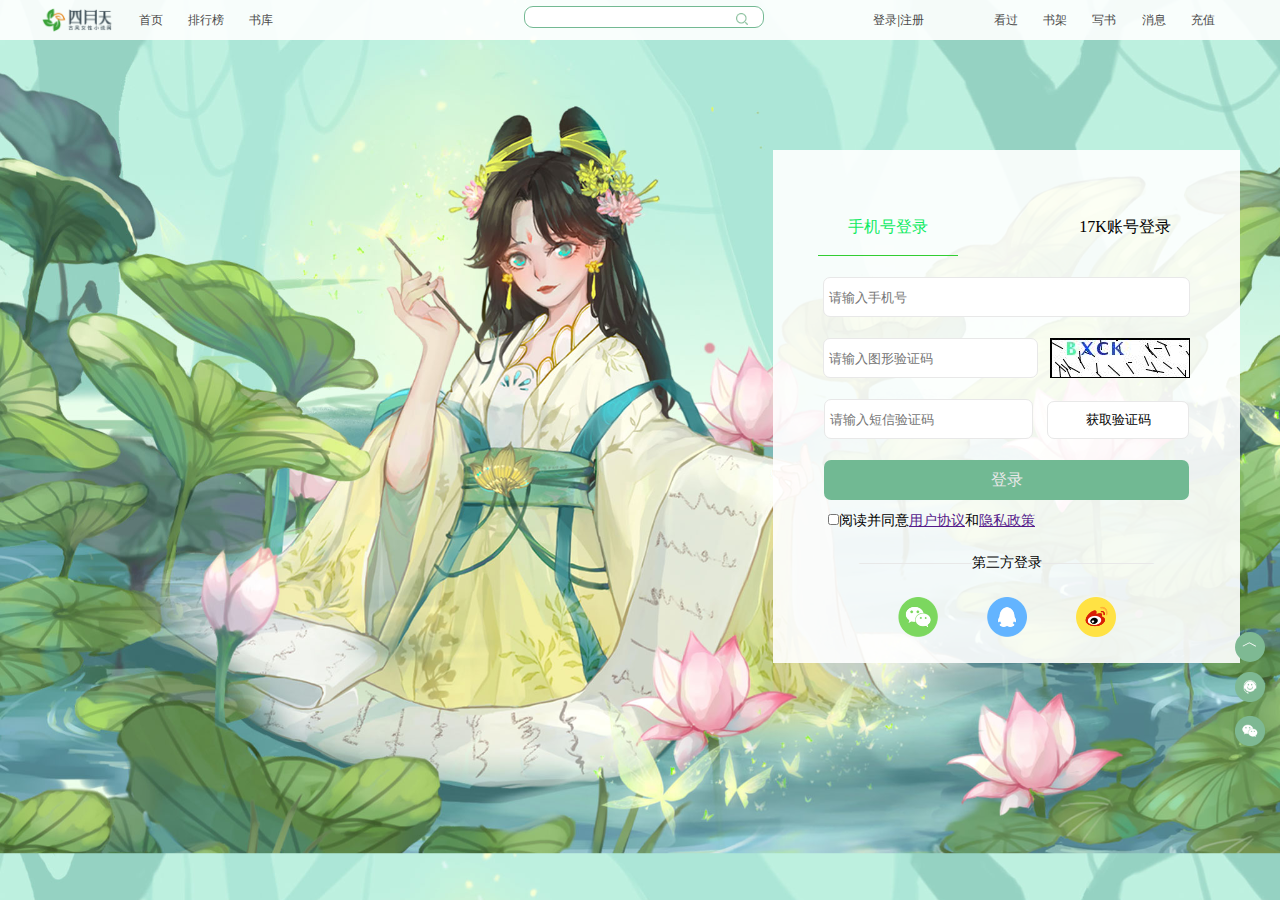
<file: html/login.html>
<!DOCTYPE html>
<html lang="en">

<head>
    <meta charset="UTF-8">
    <meta http-equiv="X-UA-Compatible" content="IE=edge">
    <meta name="viewport" content="width=device-width, initial-scale=1.0">
    <title>登录</title>
    <link rel="icon" href="../ic.ico"/>
    <link rel="stylesheet" href="../css/login.css">
    <script src="../js/login.js"></script>
</head>

<body>

    <header>
        <div class="he">
            <div class="h-nav">
                <p><a href="../index.html"><img class="img1" src="../images/logo_4yt.net.png" alt=""></a><a
                        href="../index.html">首页</a><a href="">排行榜</a><a href="">书库</a></p><input type="text"><button><img
                        class="img2" src="../images/icon_search.png" alt=""></button>
            </div>
            <div class="h-right">
                <ul>
                    <li class="li"><a href="../html/login.html">登录</a>|<a href="../html/register.html">注册</a></li>
                    <li><a href="">看过</a></li>
                    <li><a href="">书架</a></li>
                    <li><a href="">写书</a></li>
                    <li><a href="">消息</a></li>
                    <li><a href="">充值</a></li>
                </ul>
            </div>
        </div>
    </header>

    <main>
        <div class="login">
            <!-- 登录方式 -->
            <div class="log-h"><span class="dis">手机号登录</span><span>17K账号登录</span></div>
            <!-- 输入框 -->
            <section class="dis">
                <div class="inp">
                    <form action="">
                        <p><input type="text" placeholder="请输入手机号"></p>
                        <p>
                            <input type="text" placeholder="请输入图形验证码"><b></b>
                        </p>
                        <p><input class="input1" type="text" placeholder="请输入短信验证码"><input class="input2" type="button"
                                value="获取验证码"></p>
                        <p><input type="submit" value="登录"></p>
                        <p><label for="agree"><input class="agree" type="checkbox" id="agree">阅读并同意<a
                                    href="">用户协议</a>和<a href="">隐私政策</a></label></p>
                    </form>

                    <p class="inp-span">———————<span>第三方登录</span>———————</p>

                    <p class="inp-img"><img src="../images/wx.png" alt=""><img src="../images/qq.png" alt=""><img
                            src="../images/weibo.png" alt=""></p>
                </div>
            </section>
            <section>
                <div class="one-login">
                    <form action="">
                        <p><input type="text" placeholder="请输入手机号"></p>
                        <p>
                            <input type="text" placeholder="请输入图形验证码">
                        </p>
                        <p><input type="submit" value="登录"></p>
                        <p><label for="agree"><input class="agree" type="checkbox" id="agree">阅读并同意<a
                                    href="">用户协议</a>和<a href="">隐私政策</a></label></p>
                    </form>
                    <p class="inp-span">———————<span>第三方登录</span>———————</p>
                    <p class="inp-img"><img src="../images/wx.png" alt=""><img src="../images/qq.png" alt=""><img
                            src="../images/weibo.png" alt=""></p>
                </div>
            </section>
        </div>
    </main>
    <div class="side">
        <ul>
            <li id="gotoTop">︿</li>
            <li><img src="../images/service.png" alt="" title="咨询客服"></li>
            <li id="er"><img src="../images/wxaside.png" alt="" title="微信"></li>
        </ul>
        <div class="imgg"><img id="imger" src="../images/side.png" alt=""></div>
    </div>
</body>

</html>
</file>
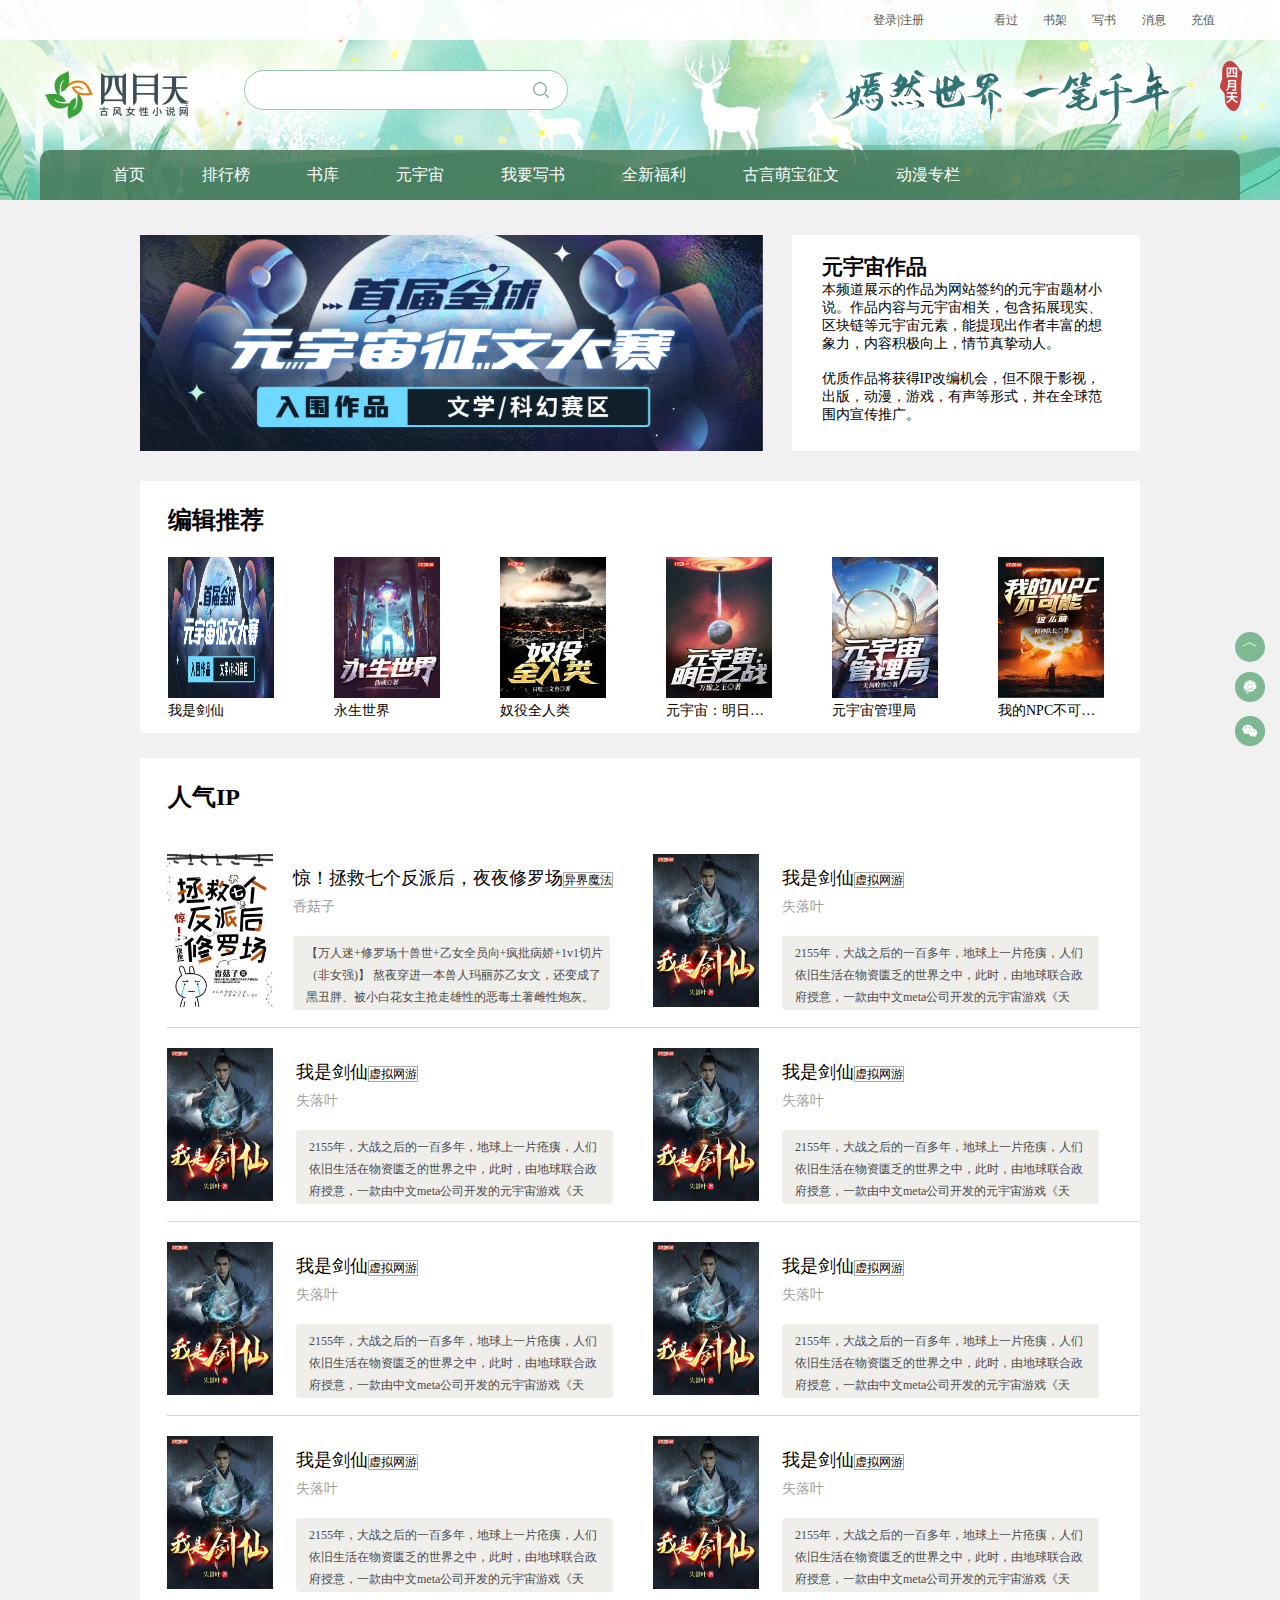
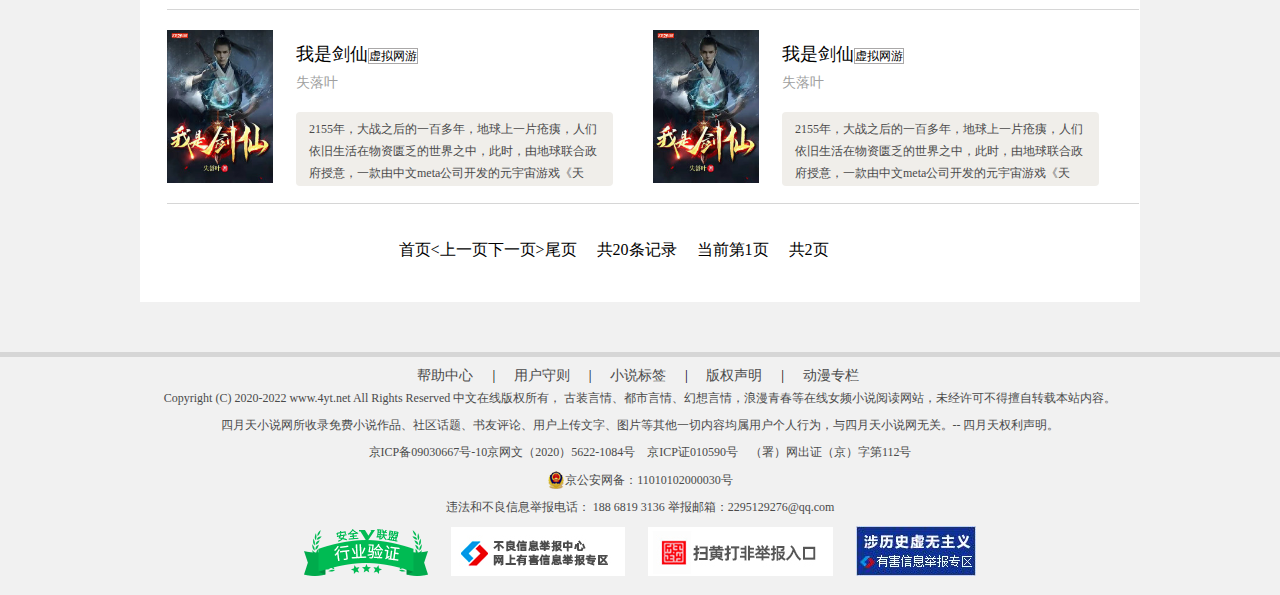
<file: html/metaverse.html>
<!DOCTYPE html>
<html lang="en">

<head>
    <meta charset="UTF-8">
    <meta http-equiv="X-UA-Compatible" content="IE=edge">
    <meta name="viewport" content="width=device-width, initial-scale=1.0">
    <title>元宇宙</title>
    <link rel="icon" href="../ic.ico"/>
    <link rel="stylesheet" href="../css/metaverse.css">
    <script src="../js/metaverse.js"></script>
</head>

<body>
    <!-- 头部 -->
    <header>
        <div class="bac">
            <div class="h-right">
                <ul>
                    <li class="li"><a href="../html/login.html">登录</a>|<a href="../html/register.html">注册</a></li>
                    <li><a href="">看过</a></li>
                    <li><a href="">书架</a></li>
                    <li><a href="">写书</a></li>
                    <li><a href="">消息</a></li>
                    <li><a href="">充值</a></li>
                </ul>
            </div>
        </div>
        <!-- 搜索 -->
        <div class="logo"><a href="../index.html"><img src="../images/logo_4yt.net2x.png" alt=""></a>
            <form action=""><input type="text"><input type="submit" value=""></form>
        </div>
        <!-- 导航栏 -->
        <div class="nav">
            <div>
                <a href="../index.html"><span>首页</span></a>
                <a href=""><span>排行榜</span></a>
                <a href=""><span>书库</span></a>
                <a href="../html/metaverse.html"><span>元宇宙</span></a>
                <a href=""><span>我要写书</span></a>
                <a href=""><span>全新福利</span></a>
                <a href=""><span>古言萌宝征文</span></a>
                <a href=""><span>动漫专栏</span></a>
            </div>
        </div>
    </header>
    <div class="content">
        <div class="c-top">
            <a href=""><img src="../images/1655125960.58155032.png" alt=""></a>
            <div class="c-font">
                <div>
                    <h2>元宇宙作品</h2>
                    <p>本频道展示的作品为网站签约的元宇宙题材小说。作品内容与元宇宙相关，包含拓展现实、区块链等元宇宙元素，能提现出作者丰富的想象力，内容积极向上，情节真挚动人。</p>
                    <div class="white"></div>
                    <p>优质作品将获得IP改编机会，但不限于影视，出版，动漫，游戏，有声等形式，并在全球范围内宣传推广。</p>
                </div>
            </div>
        </div>
    </div>
    <!-- 推荐 -->
    <div class="rec">
        <h2>编辑推荐</h2>
        <div class="con">
            <a href=""><img src="../images/1655125960.58155032.png" alt="">
                <p>我是剑仙</p>
            </a>
            <a href=""><img src="../images/3434928.jpg" alt="">
                <p>永生世界</p>
            </a>
            <a href=""><img src="../images/3434226.jpg" alt="">
                <p>奴役全人类</p>
            </a>
            <a href=""><img src="../images/3429181.jpg" alt="">
                <p>元宇宙：明日之战</p>
            </a>
            <a href=""><img src="../images/3429657.jpg" alt="">
                <p>元宇宙管理局</p>
            </a>
            <a href=""><img src="../images/3434420.jpg" alt="">
                <p>我的NPC不可能这么萌</p>
            </a>
        </div>
    </div>
    <!-- 人气IP -->
    <div class="pur">
        <h2>人气IP</h2>
        <div class="contentbox">
            <div class="p-con" id="pcon">
                <a href="detail.html"><img src="../images/3445873.jpg" alt="">
                    <div class="pr">
                        <p class="bookName">惊！拯救七个反派后，夜夜修罗场<span>异界魔法</span></p>
                        <p class="authorName">香菇子</p>
                        <p class="detail">
                            【万人迷+修罗场十兽世+乙女全员向+疯批病娇+1v1切片（非女强)】
                            熬夜穿进一本兽人玛丽苏乙女文，还变成了黑丑胖、被小白花女主抢走雄性的恶毒土著雌性炮灰。
                        </p>
                    </div>
                </a>
                <a href=""><img src="../images/3390123.jpg" alt="">
                    <div class="pr">
                        <p class="bookName">我是剑仙<span>虚拟网游</span></p>
                        <p class="authorName">失落叶</p>
                        <p class="detail">
                            2155年，大战之后的一百多年，地球上一片疮痍，人们依旧生活在物资匮乏的世界之中，此时，由地球联合政府授意，一款由中文meta公司开发的元宇宙游戏《天下》即将上线，这是一款号称人类“第二世界”的游戏，在这款游戏里你可以获得一切，金钱、物资、武器、地位，应有尽有。
                            少年林昭，一个意外成为植物人的贫民区机车少年，偶尔获得了游戏里的一个内测机会，是否能改变命运，重启新的人生？
                            ……
                            这款《天下》游戏的故事背景空前强大，融合了各大爆款IP，《修罗武神》《万古第一神》《九星霸体诀》《超级兵王》……你可以在中文IP宇宙里体验各种奇异的世界，不同的人生！
                            本书又名《剑仙元宇宙》！
                        </p>
                    </div>
                </a>
                <a href=""><img src="../images/3390123.jpg" alt="">
                    <div class="pr">
                        <p class="bookName">我是剑仙<span>虚拟网游</span></p>
                        <p class="authorName">失落叶</p>
                        <p class="detail">
                            2155年，大战之后的一百多年，地球上一片疮痍，人们依旧生活在物资匮乏的世界之中，此时，由地球联合政府授意，一款由中文meta公司开发的元宇宙游戏《天下》即将上线，这是一款号称人类“第二世界”的游戏，在这款游戏里你可以获得一切，金钱、物资、武器、地位，应有尽有。
                            少年林昭，一个意外成为植物人的贫民区机车少年，偶尔获得了游戏里的一个内测机会，是否能改变命运，重启新的人生？
                            ……
                            这款《天下》游戏的故事背景空前强大，融合了各大爆款IP，《修罗武神》《万古第一神》《九星霸体诀》《超级兵王》……你可以在中文IP宇宙里体验各种奇异的世界，不同的人生！
                            本书又名《剑仙元宇宙》！
                        </p>
                    </div>
                </a>
                <a href=""><img src="../images/3390123.jpg" alt="">
                    <div class="pr">
                        <p class="bookName">我是剑仙<span>虚拟网游</span></p>
                        <p class="authorName">失落叶</p>
                        <p class="detail">
                            2155年，大战之后的一百多年，地球上一片疮痍，人们依旧生活在物资匮乏的世界之中，此时，由地球联合政府授意，一款由中文meta公司开发的元宇宙游戏《天下》即将上线，这是一款号称人类“第二世界”的游戏，在这款游戏里你可以获得一切，金钱、物资、武器、地位，应有尽有。
                            少年林昭，一个意外成为植物人的贫民区机车少年，偶尔获得了游戏里的一个内测机会，是否能改变命运，重启新的人生？
                            ……
                            这款《天下》游戏的故事背景空前强大，融合了各大爆款IP，《修罗武神》《万古第一神》《九星霸体诀》《超级兵王》……你可以在中文IP宇宙里体验各种奇异的世界，不同的人生！
                            本书又名《剑仙元宇宙》！
                        </p>
                    </div>
                </a>
                <a href=""><img src="../images/3390123.jpg" alt="">
                    <div class="pr">
                        <p class="bookName">我是剑仙<span>虚拟网游</span></p>
                        <p class="authorName">失落叶</p>
                        <p class="detail">
                            2155年，大战之后的一百多年，地球上一片疮痍，人们依旧生活在物资匮乏的世界之中，此时，由地球联合政府授意，一款由中文meta公司开发的元宇宙游戏《天下》即将上线，这是一款号称人类“第二世界”的游戏，在这款游戏里你可以获得一切，金钱、物资、武器、地位，应有尽有。
                            少年林昭，一个意外成为植物人的贫民区机车少年，偶尔获得了游戏里的一个内测机会，是否能改变命运，重启新的人生？
                            ……
                            这款《天下》游戏的故事背景空前强大，融合了各大爆款IP，《修罗武神》《万古第一神》《九星霸体诀》《超级兵王》……你可以在中文IP宇宙里体验各种奇异的世界，不同的人生！
                            本书又名《剑仙元宇宙》！
                        </p>
                    </div>
                </a>
                <a href=""><img src="../images/3390123.jpg" alt="">
                    <div class="pr">
                        <p class="bookName">我是剑仙<span>虚拟网游</span></p>
                        <p class="authorName">失落叶</p>
                        <p class="detail">
                            2155年，大战之后的一百多年，地球上一片疮痍，人们依旧生活在物资匮乏的世界之中，此时，由地球联合政府授意，一款由中文meta公司开发的元宇宙游戏《天下》即将上线，这是一款号称人类“第二世界”的游戏，在这款游戏里你可以获得一切，金钱、物资、武器、地位，应有尽有。
                            少年林昭，一个意外成为植物人的贫民区机车少年，偶尔获得了游戏里的一个内测机会，是否能改变命运，重启新的人生？
                            ……
                            这款《天下》游戏的故事背景空前强大，融合了各大爆款IP，《修罗武神》《万古第一神》《九星霸体诀》《超级兵王》……你可以在中文IP宇宙里体验各种奇异的世界，不同的人生！
                            本书又名《剑仙元宇宙》！
                        </p>
                    </div>
                </a>
                <a href=""><img src="../images/3390123.jpg" alt="">
                    <div class="pr">
                        <p class="bookName">我是剑仙<span>虚拟网游</span></p>
                        <p class="authorName">失落叶</p>
                        <p class="detail">
                            2155年，大战之后的一百多年，地球上一片疮痍，人们依旧生活在物资匮乏的世界之中，此时，由地球联合政府授意，一款由中文meta公司开发的元宇宙游戏《天下》即将上线，这是一款号称人类“第二世界”的游戏，在这款游戏里你可以获得一切，金钱、物资、武器、地位，应有尽有。
                            少年林昭，一个意外成为植物人的贫民区机车少年，偶尔获得了游戏里的一个内测机会，是否能改变命运，重启新的人生？
                            ……
                            这款《天下》游戏的故事背景空前强大，融合了各大爆款IP，《修罗武神》《万古第一神》《九星霸体诀》《超级兵王》……你可以在中文IP宇宙里体验各种奇异的世界，不同的人生！
                            本书又名《剑仙元宇宙》！
                        </p>
                    </div>
                </a>
                <a href=""><img src="../images/3390123.jpg" alt="">
                    <div class="pr">
                        <p class="bookName">我是剑仙<span>虚拟网游</span></p>
                        <p class="authorName">失落叶</p>
                        <p class="detail">
                            2155年，大战之后的一百多年，地球上一片疮痍，人们依旧生活在物资匮乏的世界之中，此时，由地球联合政府授意，一款由中文meta公司开发的元宇宙游戏《天下》即将上线，这是一款号称人类“第二世界”的游戏，在这款游戏里你可以获得一切，金钱、物资、武器、地位，应有尽有。
                            少年林昭，一个意外成为植物人的贫民区机车少年，偶尔获得了游戏里的一个内测机会，是否能改变命运，重启新的人生？
                            ……
                            这款《天下》游戏的故事背景空前强大，融合了各大爆款IP，《修罗武神》《万古第一神》《九星霸体诀》《超级兵王》……你可以在中文IP宇宙里体验各种奇异的世界，不同的人生！
                            本书又名《剑仙元宇宙》！
                        </p>
                    </div>
                </a>
                <a href=""><img src="../images/3390123.jpg" alt="">
                    <div class="pr">
                        <p class="bookName">我是剑仙<span>虚拟网游</span></p>
                        <p class="authorName">失落叶</p>
                        <p class="detail">
                            2155年，大战之后的一百多年，地球上一片疮痍，人们依旧生活在物资匮乏的世界之中，此时，由地球联合政府授意，一款由中文meta公司开发的元宇宙游戏《天下》即将上线，这是一款号称人类“第二世界”的游戏，在这款游戏里你可以获得一切，金钱、物资、武器、地位，应有尽有。
                            少年林昭，一个意外成为植物人的贫民区机车少年，偶尔获得了游戏里的一个内测机会，是否能改变命运，重启新的人生？
                            ……
                            这款《天下》游戏的故事背景空前强大，融合了各大爆款IP，《修罗武神》《万古第一神》《九星霸体诀》《超级兵王》……你可以在中文IP宇宙里体验各种奇异的世界，不同的人生！
                            本书又名《剑仙元宇宙》！
                        </p>
                    </div>
                </a>
                <a href=""><img src="../images/3390123.jpg" alt="">
                    <div class="pr">
                        <p class="bookName">我是剑仙<span>虚拟网游</span></p>
                        <p class="authorName">失落叶</p>
                        <p class="detail">
                            2155年，大战之后的一百多年，地球上一片疮痍，人们依旧生活在物资匮乏的世界之中，此时，由地球联合政府授意，一款由中文meta公司开发的元宇宙游戏《天下》即将上线，这是一款号称人类“第二世界”的游戏，在这款游戏里你可以获得一切，金钱、物资、武器、地位，应有尽有。
                            少年林昭，一个意外成为植物人的贫民区机车少年，偶尔获得了游戏里的一个内测机会，是否能改变命运，重启新的人生？
                            ……
                            这款《天下》游戏的故事背景空前强大，融合了各大爆款IP，《修罗武神》《万古第一神》《九星霸体诀》《超级兵王》……你可以在中文IP宇宙里体验各种奇异的世界，不同的人生！
                            本书又名《剑仙元宇宙》！
                        </p>
                    </div>
                </a>
                <a href=""><img src="../images/3429657.jpg" alt="">
                    <div class="pr">
                        <p class="bookName">元宇宙管理局<span>科幻末世</span></p>
                        <p class="authorName">天剑收容</p>
                        <p class="detail">
                            当你们正在玩着手机打发时间的时候，
                            我们正在战斗；
                            当你们在亲吻恋人的时候，
                            我们正捍卫你们的一切。
                            你们生活在一个不可思议的，十分危险的世界。
                            而我们的工作，就是将其变得可思议，不危险。
                            我们沉浸于黑暗，但我们守护着光明，
                            我们不为人所知，但我们至纯至善。
                            我们以必善之信念，行必要之恶。
                            虽千万人，吾九死而不悔！
                            ——元宇宙管理局赴死者向你致敬！
                        </p>
                    </div>
                </a>
                <a href=""><img src="../images/3390123.jpg" alt="">
                    <div class="pr">
                        <p class="bookName">我是剑仙<span>虚拟网游</span></p>
                        <p class="authorName">失落叶</p>
                        <p class="detail">
                            2155年，大战之后的一百多年，地球上一片疮痍，人们依旧生活在物资匮乏的世界之中，此时，由地球联合政府授意，一款由中文meta公司开发的元宇宙游戏《天下》即将上线，这是一款号称人类“第二世界”的游戏，在这款游戏里你可以获得一切，金钱、物资、武器、地位，应有尽有。
                            少年林昭，一个意外成为植物人的贫民区机车少年，偶尔获得了游戏里的一个内测机会，是否能改变命运，重启新的人生？
                            ……
                            这款《天下》游戏的故事背景空前强大，融合了各大爆款IP，《修罗武神》《万古第一神》《九星霸体诀》《超级兵王》……你可以在中文IP宇宙里体验各种奇异的世界，不同的人生！
                            本书又名《剑仙元宇宙》！
                        </p>
                    </div>
                </a>
                <a href=""><img src="../images/3390123.jpg" alt="">
                    <div class="pr">
                        <p class="bookName">我是剑仙<span>虚拟网游</span></p>
                        <p class="authorName">失落叶</p>
                        <p class="detail">
                            2155年，大战之后的一百多年，地球上一片疮痍，人们依旧生活在物资匮乏的世界之中，此时，由地球联合政府授意，一款由中文meta公司开发的元宇宙游戏《天下》即将上线，这是一款号称人类“第二世界”的游戏，在这款游戏里你可以获得一切，金钱、物资、武器、地位，应有尽有。
                            少年林昭，一个意外成为植物人的贫民区机车少年，偶尔获得了游戏里的一个内测机会，是否能改变命运，重启新的人生？
                            ……
                            这款《天下》游戏的故事背景空前强大，融合了各大爆款IP，《修罗武神》《万古第一神》《九星霸体诀》《超级兵王》……你可以在中文IP宇宙里体验各种奇异的世界，不同的人生！
                            本书又名《剑仙元宇宙》！
                        </p>
                    </div>
                </a>
                <a href=""><img src="../images/3390123.jpg" alt="">
                    <div class="pr">
                        <p class="bookName">我是剑仙<span>虚拟网游</span></p>
                        <p class="authorName">失落叶</p>
                        <p class="detail">
                            2155年，大战之后的一百多年，地球上一片疮痍，人们依旧生活在物资匮乏的世界之中，此时，由地球联合政府授意，一款由中文meta公司开发的元宇宙游戏《天下》即将上线，这是一款号称人类“第二世界”的游戏，在这款游戏里你可以获得一切，金钱、物资、武器、地位，应有尽有。
                            少年林昭，一个意外成为植物人的贫民区机车少年，偶尔获得了游戏里的一个内测机会，是否能改变命运，重启新的人生？
                            ……
                            这款《天下》游戏的故事背景空前强大，融合了各大爆款IP，《修罗武神》《万古第一神》《九星霸体诀》《超级兵王》……你可以在中文IP宇宙里体验各种奇异的世界，不同的人生！
                            本书又名《剑仙元宇宙》！
                        </p>
                    </div>
                </a>
                <a href=""><img src="../images/3390123.jpg" alt="">
                    <div class="pr">
                        <p class="bookName">我是剑仙<span>虚拟网游</span></p>
                        <p class="authorName">失落叶</p>
                        <p class="detail">
                            2155年，大战之后的一百多年，地球上一片疮痍，人们依旧生活在物资匮乏的世界之中，此时，由地球联合政府授意，一款由中文meta公司开发的元宇宙游戏《天下》即将上线，这是一款号称人类“第二世界”的游戏，在这款游戏里你可以获得一切，金钱、物资、武器、地位，应有尽有。
                            少年林昭，一个意外成为植物人的贫民区机车少年，偶尔获得了游戏里的一个内测机会，是否能改变命运，重启新的人生？
                            ……
                            这款《天下》游戏的故事背景空前强大，融合了各大爆款IP，《修罗武神》《万古第一神》《九星霸体诀》《超级兵王》……你可以在中文IP宇宙里体验各种奇异的世界，不同的人生！
                            本书又名《剑仙元宇宙》！
                        </p>
                    </div>
                </a>
                <a href=""><img src="../images/3390123.jpg" alt="">
                    <div class="pr">
                        <p class="bookName">我是剑仙<span>虚拟网游</span></p>
                        <p class="authorName">失落叶</p>
                        <p class="detail">
                            2155年，大战之后的一百多年，地球上一片疮痍，人们依旧生活在物资匮乏的世界之中，此时，由地球联合政府授意，一款由中文meta公司开发的元宇宙游戏《天下》即将上线，这是一款号称人类“第二世界”的游戏，在这款游戏里你可以获得一切，金钱、物资、武器、地位，应有尽有。
                            少年林昭，一个意外成为植物人的贫民区机车少年，偶尔获得了游戏里的一个内测机会，是否能改变命运，重启新的人生？
                            ……
                            这款《天下》游戏的故事背景空前强大，融合了各大爆款IP，《修罗武神》《万古第一神》《九星霸体诀》《超级兵王》……你可以在中文IP宇宙里体验各种奇异的世界，不同的人生！
                            本书又名《剑仙元宇宙》！
                        </p>
                    </div>
                </a>
                <a href=""><img src="../images/3390123.jpg" alt="">
                    <div class="pr">
                        <p class="bookName">我是剑仙<span>虚拟网游</span></p>
                        <p class="authorName">失落叶</p>
                        <p class="detail">
                            2155年，大战之后的一百多年，地球上一片疮痍，人们依旧生活在物资匮乏的世界之中，此时，由地球联合政府授意，一款由中文meta公司开发的元宇宙游戏《天下》即将上线，这是一款号称人类“第二世界”的游戏，在这款游戏里你可以获得一切，金钱、物资、武器、地位，应有尽有。
                            少年林昭，一个意外成为植物人的贫民区机车少年，偶尔获得了游戏里的一个内测机会，是否能改变命运，重启新的人生？
                            ……
                            这款《天下》游戏的故事背景空前强大，融合了各大爆款IP，《修罗武神》《万古第一神》《九星霸体诀》《超级兵王》……你可以在中文IP宇宙里体验各种奇异的世界，不同的人生！
                            本书又名《剑仙元宇宙》！
                        </p>
                    </div>
                </a>
                <a href=""><img src="../images/3390123.jpg" alt="">
                    <div class="pr">
                        <p class="bookName">我是剑仙<span>虚拟网游</span></p>
                        <p class="authorName">失落叶</p>
                        <p class="detail">
                            2155年，大战之后的一百多年，地球上一片疮痍，人们依旧生活在物资匮乏的世界之中，此时，由地球联合政府授意，一款由中文meta公司开发的元宇宙游戏《天下》即将上线，这是一款号称人类“第二世界”的游戏，在这款游戏里你可以获得一切，金钱、物资、武器、地位，应有尽有。
                            少年林昭，一个意外成为植物人的贫民区机车少年，偶尔获得了游戏里的一个内测机会，是否能改变命运，重启新的人生？
                            ……
                            这款《天下》游戏的故事背景空前强大，融合了各大爆款IP，《修罗武神》《万古第一神》《九星霸体诀》《超级兵王》……你可以在中文IP宇宙里体验各种奇异的世界，不同的人生！
                            本书又名《剑仙元宇宙》！
                        </p>
                    </div>
                </a>
                <a href=""><img src="../images/3390123.jpg" alt="">
                    <div class="pr">
                        <p class="bookName">我是剑仙<span>虚拟网游</span></p>
                        <p class="authorName">失落叶</p>
                        <p class="detail">
                            2155年，大战之后的一百多年，地球上一片疮痍，人们依旧生活在物资匮乏的世界之中，此时，由地球联合政府授意，一款由中文meta公司开发的元宇宙游戏《天下》即将上线，这是一款号称人类“第二世界”的游戏，在这款游戏里你可以获得一切，金钱、物资、武器、地位，应有尽有。
                            少年林昭，一个意外成为植物人的贫民区机车少年，偶尔获得了游戏里的一个内测机会，是否能改变命运，重启新的人生？
                            ……
                            这款《天下》游戏的故事背景空前强大，融合了各大爆款IP，《修罗武神》《万古第一神》《九星霸体诀》《超级兵王》……你可以在中文IP宇宙里体验各种奇异的世界，不同的人生！
                            本书又名《剑仙元宇宙》！
                        </p>
                    </div>
                </a>
                <a href=""><img src="../images/3390123.jpg" alt="">
                    <div class="pr">
                        <p class="bookName">我是剑仙<span>虚拟网游</span></p>
                        <p class="authorName">失落叶</p>
                        <p class="detail">
                            2155年，大战之后的一百多年，地球上一片疮痍，人们依旧生活在物资匮乏的世界之中，此时，由地球联合政府授意，一款由中文meta公司开发的元宇宙游戏《天下》即将上线，这是一款号称人类“第二世界”的游戏，在这款游戏里你可以获得一切，金钱、物资、武器、地位，应有尽有。
                            少年林昭，一个意外成为植物人的贫民区机车少年，偶尔获得了游戏里的一个内测机会，是否能改变命运，重启新的人生？
                            ……
                            这款《天下》游戏的故事背景空前强大，融合了各大爆款IP，《修罗武神》《万古第一神》《九星霸体诀》《超级兵王》……你可以在中文IP宇宙里体验各种奇异的世界，不同的人生！
                            本书又名《剑仙元宇宙》！
                        </p>
                    </div>
                </a>
            </div>
            <!-- 分页 -->
            <div style="line-height: 72px;">
                <div id="barcon" name="barcon" class="barcon"></div>
            </div>
        </div>
    </div>
    <!-- 底部 -->
    <footer>
        <div class="fot-link">
            <a href="">帮助中心</a>|
            <a href="">用户守则</a>|
            <a href="">小说标签</a>|
            <a href="">版权声明</a>|
            <a href="">动漫专栏</a>
        </div>
        <p>Copyright (C) 2020-2022 www.4yt.net All Rights Reserved 中文在线版权所有，
            古装言情、都市言情、幻想言情，浪漫青春等在线女频小说阅读网站，未经许可不得擅自转载本站内容。</p>
        <p>四月天小说网所收录免费小说作品、社区话题、书友评论、用户上传文字、图片等其他一切内容均属用户个人行为，与四月天小说网无关。-- 四月天权利声明。</p>
        <p> <a href="">京ICP备09030667号-10</a>京网文（2020）5622-1084号　京ICP证010590号　（署）网出证（京）字第112号</p>
        <p><img src="../images/gongan.jpg" alt=""><a
                href="">京公安网备：11010102000030号</a></p>
        <p>违法和不良信息举报电话： 188 6819 3136 举报邮箱：2295129276@qq.com</p>
        <p><a href=""><img src="../images/yanzheng.png" alt=""></a>
            <a href=""><img src="../images/buliang.jpg" alt=""></a>
            <a href=""><img src="../images/dahuang.jpg" alt=""></a>
            <a href=""><img src="../images/jubao.jpg" alt=""></a>
        </p>
    </footer>
    <div class="side">
        <ul>
            <li id="gotoTop">︿</li>
            <li><img src="../images/service.png" alt="" title="咨询客服"></li>
            <li id="er"><img src="../images/wxaside.png" alt="" title="微信"></li>
        </ul>
        <div class="imgg"><img id="imger" src="../images/side.png" alt=""></div>
    </div>
</body>

</html>
</file>
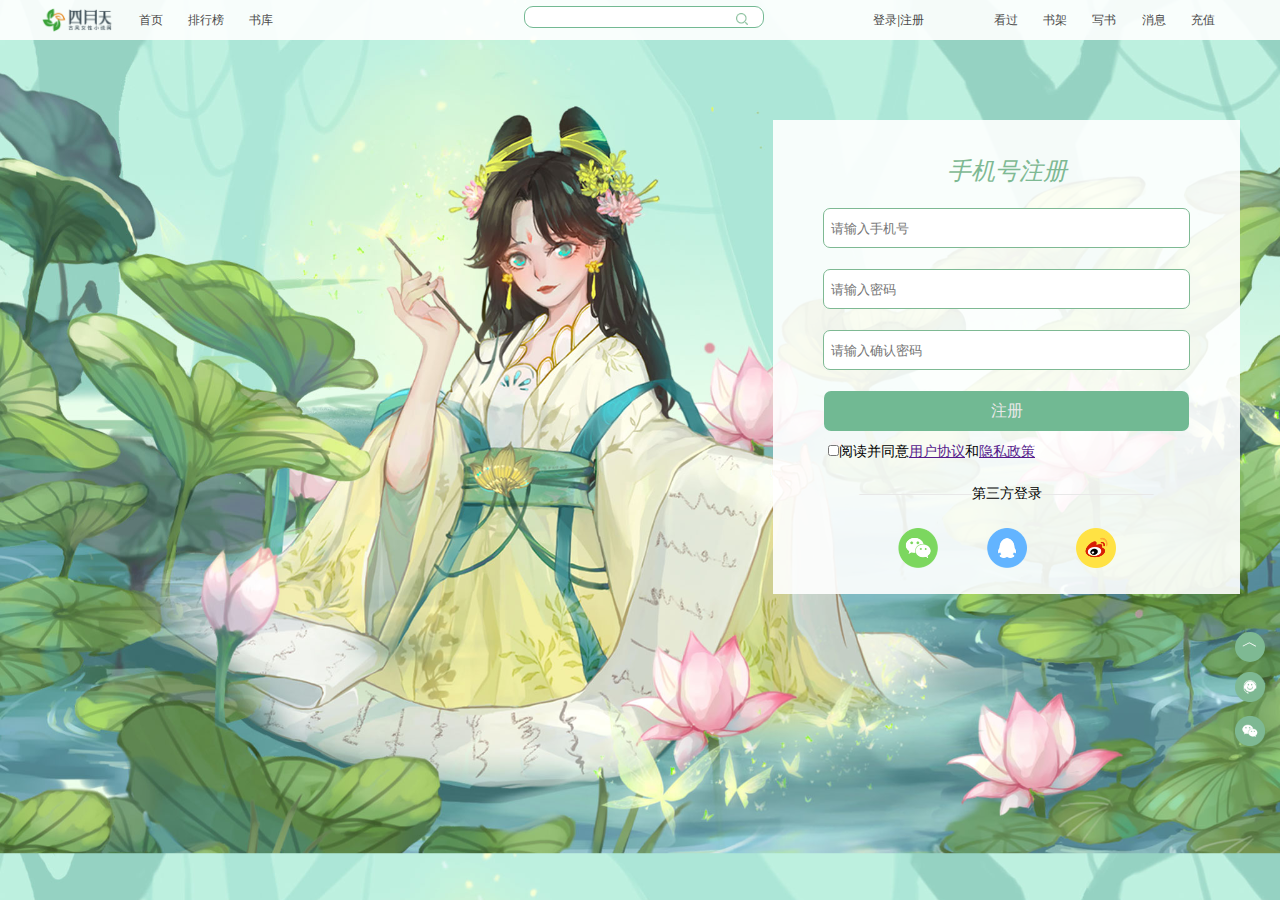
<file: html/register.html>
<!DOCTYPE html>
<html lang="en">

<head>
    <meta charset="UTF-8">
    <meta http-equiv="X-UA-Compatible" content="IE=edge">
    <meta name="viewport" content="width=device-width, initial-scale=1.0">
    <title>注册</title>
    <link rel="icon" href="../ic.ico"/>
    <link rel="stylesheet" href="../css/register.css">
    <script src="../js/register.js"></script>
</head>

<body>

    <header>
        <div class="he">
            <div class="h-nav">
                <p><a href="../index.html"><img class="img1" src="../images/logo_4yt.net.png" alt=""></a><a
                        href="../index.html">首页</a><a href="">排行榜</a><a href="">书库</a></p><input type="text"><button><img
                        class="img2" src="../images/icon_search.png" alt=""></button>
            </div>
            <div class="h-right">
                <ul>
                    <li class="li"><a href="../html/login.html">登录</a>|<a href="../html/register.html">注册</a></li>
                    <li><a href="">看过</a></li>
                    <li><a href="">书架</a></li>
                    <li><a href="">写书</a></li>
                    <li><a href="">消息</a></li>
                    <li><a href="">充值</a></li>
                </ul>
            </div>
        </div>
    </header>

    <main>
        <div class="login">
            <!-- 登录方式 -->
            <div class="log-h"><span>手机号注册</span></div>
            <!-- 输入框 -->
            <div class="inp">
                <form action="">
                    <p><input type="text" placeholder="请输入手机号" required="required"></p>
                    <p>
                        <input type="text" placeholder="请输入密码" required="required">
                    </p>
                    <p><input class="input1" type="text" placeholder="请输入确认密码" required="required">
                    <p><input type="submit" value="注册"></p>
                    <p><label for="agree"><input class="agree" type="checkbox" id="agree" required="required">阅读并同意<a
                                href="">用户协议</a>和<a href="">隐私政策</a></label></p>
                </form>

                <p class="inp-span">———————<span>第三方登录</span>———————</p>

                <p class="inp-img"><img src="../images/wx.png" alt=""><img src="../images/qq.png" alt=""><img
                        src="../images/weibo.png" alt=""></p>
            </div>

            <!-- <section>
                <div class="one-login">
                    <form action="">
                        <p><input type="text" placeholder="请输入手机号"></p>
                        <p>
                            <input type="text" placeholder="请输入图形验证码">
                        </p>
                        <p><input type="submit" value="登录"></p>
                        <p><label for="agree"><input class="agree" type="checkbox" id="agree">阅读并同意<a
                                    href="">用户协议</a>和<a href="">隐私政策</a></label></p>
                    </form>
                    <p class="inp-span">———————<span>第三方登录</span>———————</p>
                    <p class="inp-img"><img src="../images/wx.png" alt=""><img src="../images/qq.png" alt=""><img
                            src="../images/weibo.png" alt=""></p>
                </div>
            </section> -->
        </div>
    </main>
    <!-- 右侧图标 -->
    <div class="side">
        <ul>
            <li id="gotoTop">︿</li>
            <li><img src="../images/service.png" alt="" title="咨询客服"></li>
            <li id="er"><img src="../images/wxaside.png" alt="" title="微信"></li>
        </ul>
        <div class="imgg"><img id="imger" src="../images/side.png" alt=""></div>
    </div>
</body>

</html>
</file>
<file: css/index.css>
* {
    margin: 0px;
    padding: 0px;
    list-style: none;
}

body {
    background: url('../images/nav_b_boder.png')no-repeat 130px 200px, #f1f1f1;
    background-size: 66px;
    height: 10px;
}

header {
    height: 200px;
    overflow: hidden;
    background: url('../images/header_bg.jpg') top center no-repeat;
}

.bac {
    height: 40px;
    background: white;
    opacity: 0.9;
    overflow: hidden;
    /* background: url('../images/header_bg.jpg') */
}

.h-right {
    width: 1200px;
    margin: 0px auto;
    margin-top: 10px;
}

.h-right ul {
    float: right;
    overflow: hidden;
}

.h-right li {
    float: left;
    font-size: 12px;
    line-height: 20px;
    margin-right: 2.1em;
}

.h-right a {
    color: #4A4A4A;
    font-size: 12px;
    text-decoration: none;
    /* padding-right: 35px; */
    /* margin-top: 40%; */
}

.h-right a:hover {
    color: black;
}

.li a:nth-of-type(1) {
    padding-right: 0px;
    display: inline-block;
}

.li a:nth-of-type(2) {
    margin-right: 45px;
    display: inline-block;
}

.logo {
    width: 1200px;
    margin: 0px auto;
    margin-top: 30px;
    overflow: hidden;
}

.logo img {
    width: 154px;
    height: 50px;
    float: left;
    margin-right: 50px;
}

.logo input {
    float: left;

}

.logo input:nth-of-type(1) {
    width: 322px;
    height: 38px;
    border: 1px solid #98c9ac;
    border-radius: 20px;
    outline: none;
    text-indent: 1em;
}

.logo input:nth-of-type(2) {
    width: 55px;
    height: 40px;
    border: none;
    background: url('../images/icon_search.png') center no-repeat;
    position: absolute;
    right: 0px;
    cursor: pointer;
}

.logo form {
    float: left;
    position: relative;
}

.nav {
    width: 1200px;
    height: 50px;
    margin: 30px auto;
    background: rgba(74, 121, 91, 0.86);
    border-top-left-radius: 10px;
    border-top-right-radius: 10px;
    margin-bottom: 0px;

}

.nav a {
    color: white;
    float: left;
    line-height: 50px;
    text-decoration: none;
    margin: 0px 11px;
}

.nav a:nth-of-type(1) {
    background: #53755F;
}

.nav a:hover {
    background: #646464;
}

.nav>div {
    margin: auto;
    padding: 0px 44px;
}

.nav a span {
    display: inline-block;
    padding: 0px 17.5px;
}

.inp-img {
    margin-bottom: 22px;
}

.side li:nth-of-type(1) {
    width: 30px;
    height: 30px;
    border-radius: 50%;
    background: #7eb993;
    text-align: center;
    color: white;
}

.side ul>li img {
    width: 30px;
}

.side ul>li {
    margin-top: 10px;
    cursor: pointer;
}

.side ul {
    position: fixed;
    right: 15px;
    bottom: 150px;
}

.imgg img {
    width: 150px;
    position: fixed;
    right: 40px;
    bottom: -20px;
    display: none;
}

.lun-new {
    width: 1200px;
    margin: 20px auto;
    overflow: hidden;
}

.lunbo {
    width: 848px;
    height: 267px;
    background: white;
    overflow: hidden;
    padding: 15px 0px 10px;
    position: relative;
    float: left;
}

.news {
    width: 332px;
    height: 292px;
    background: white;
    overflow: hidden;
    float: right;
    /* margin-top: -292px; */
}

.news h4 {
    margin: 14px 20px;
}

.news h4 img {
    vertical-align: middle;
}

.news ul {
    margin: 0px 20px;
}

.box {
    /* width: 6000px; */
    position: absolute;
    margin-top: 10px;
    display: flex;
    flex-wrap: nowrap;
}

.box li {
    /* position: absolute; */
    /* left: 24px; */
    float: left;
    margin-left: 20px;
}

.box li:nth-of-type(1) {
    margin-left: -583px;
}

.box li:nth-of-type(2) {
    left: 658px;
    /* margin-left: 24px; */
}

.box li:nth-of-type(3) {
    left: 1316px;
    /* margin-left: 24px; */
}

.box li:nth-of-type(4) {
    left: 1974px;
    /* margin-left: 24px; */
}

.box li:nth-of-type(5) {
    left: 2632px;
    /* margin-left: 24px; */
}

.box li:nth-of-type(6) {
    left: 3290px;
    /* margin-left: 24px; */
}

.box img {
    width: 658px;
    height: 242px;
    border-radius: 3px;
}

.lunbo span:nth-of-type(1) {
    display: inline-block;
    width: 75px;
    height: 242px;
    position: absolute;
    left: 0px;
    font-size: 100px;
    line-height: 242px;
    text-align: center;
    cursor: pointer;
    color: rgb(255, 255, 255);
}

.lunbo span:nth-of-type(2) {
    display: inline-block;
    width: 75px;
    height: 242px;
    position: absolute;
    right: 0px;
    font-size: 100px;
    line-height: 242px;
    text-align: center;
    cursor: pointer;
    color: rgb(255, 255, 255);
}

.n-news li {
    font-size: 12px;
    text-align: left;
    color: #4A4A4A;
    border-top: 1px solid #e8e8e8;
    padding: 11px 0px 12px;
}

.n-news li a {
    text-decoration: none;
    color: #4A4A4A;
}

.n-news li a:hover {
    color: rgb(3, 71, 3);
}

.n-news li:nth-of-type(1) a {
    color: red;
}

.res-hot {
    width: 1200px;
    margin: 10px auto;
    overflow: hidden;
}

.rhbox {
    width: 848px;
    background: white;
    overflow: hidden;
    float: left;
}

.res {
    width: 808px;
    overflow: hidden;
    margin: 0px 20px 10px;
}

.res h4 {
    line-height: 43px;
    border-bottom: 2px solid #e8e8e8;
}

.res h4>img {
    vertical-align: middle;
}

.pic {
    overflow: hidden;
}

.pic li {
    float: left;
    margin: 22px 23px 0px;
    width: 112px;
    overflow: hidden;
    /* height: 152px; */
    /* border: 1px solid black; */
}

.pic li img {
    width: 112px;
}

.pic li p {
    width: 112px;
    overflow: hidden;
    /*超出的部分隐藏起来。*/
    white-space: nowrap;
    /*不显示的地方用省略号...代替*/
    text-overflow: ellipsis;
    /*支持IE*/
}

.bookName a:hover {
    color: #2e2d2d;
}

.bookName a {
    font-size: 16px;
    color: #4A4A4A;
    text-decoration: none;
    font-weight: bold;
}

.author {
    padding-bottom: 5px;
}

.author a:hover {
    color: #2e2d2d;
}

.author a {
    font-size: 14px;
    color: #4A4A4A;
    text-decoration: none;
    padding-bottom: 5px;
}

.rr {
    color: #9b9b9b;
    font-size: 14px;
}

.hotbox {
    width: 332px;
    height: 296.33px;
    background: white;
    /* overflow: hidden; */
    float: right;
}

.hot {
    overflow: hidden;
    margin: 0px 20px 10px;
}

.hot h4 {
    line-height: 43px;
    border-bottom: 2px solid #e8e8e8;
}

.res-img {
    width: 1200px;
    margin: 20px auto 25px;
}

.mainbox {
    width: 1200px;
    margin: 0px auto;
    overflow: hidden;
}

.main-left {
    width: 848px;
    overflow: hidden;
    float: left;
}

.hot-res {
    margin: 0px 20px 10px;
    overflow: hidden;
    background: white;
}

.hot-res h4 {
    line-height: 43px;
    border-bottom: 2px solid #e8e8e8;
}

.hot-res h4 span {
    font-size: 12px;
    color: #9b9b9b;
    margin-left: 15px;
}

.img-tran {
    width: 768px;
    margin: 28px 0px 0px 20px;
    overflow: hidden;
    border-bottom: 1px solid #d8d8d8;
    background: url('../images/icon_recommend.png')no-repeat 127px 104px;
    background-size: 20px;
}

.img-box1 {
    height: 100px;
    display: flex;
    flex-wrap: nowrap;
    padding-bottom: 16px;
    /* border-bottom: 1px solid #d8d8d8; */
}

.img-box1 li {
    margin-right: 25px;
}

.img-box1 img {
    width: 274px;
    border-radius: 3px;
}

.font-tran {
    margin: 0px 20px;
}

.font-tran p:nth-of-type(1) {
    margin: 20px 0px;
}

.title {
    text-decoration: none;
    font-size: 16px;
    color: #585858;
    font-weight: bold;
}

.title:hover {
    color: rgb(48, 97, 3);
}

.author2:hover {
    color: rgb(48, 97, 3);
}

.author2 {
    text-decoration: none;
    font-size: 13px;
    color: #585858;
    font-weight: bold;
    margin-left: 10px;
}

.cat:hover {
    color: rgb(48, 97, 3);
}

.cat {
    text-decoration: none;
    font-size: 13px;
    color: #adc494;
    border: 1px solid #adc494;
    padding: 1px;
    margin-left: 10px;
}

.detail-font {
    width: 760px;
    display: -webkit-box;
    -webkit-line-clamp: 3;
    -webkit-box-orient: vertical;
    overflow: hidden;
    text-overflow: ellipsis;
    padding-bottom: 5px;
}

.detail-font a {
    text-decoration: none;
    color: #757575ad;
    font-size: 12px;
}

.detail-font a:hover {
    color: rgb(48, 97, 3);
}

.f-box {
    display: flex;
    flex-wrap: nowrap;
}

.f-box li {
    margin-right: 40px;
}

.hot-sel {
    background: white;
    overflow: hidden;
    margin: 0px 20px;

}

.box3 {
    background: white;
    margin-bottom: 20px;
    overflow: hidden;
}

.hot-sel h4 {
    line-height: 43px;
    border-bottom: 2px solid #e8e8e8;
}

.hot-sel h4 span {
    font-size: 12px;
    color: #9b9b9b;
    margin-left: 15px;
    margin-right: 25px;
}

.list {
    overflow: hidden;
}

.list ul {
    overflow: hidden;
}

.l-box li {
    float: left;
    width: 240px;
    margin-top: 20px;
    margin-right: 27px;
    overflow: hidden;
    /* border-bottom: 1px solid #e8e8e8; */
    padding-bottom: 10px;
}

#hr {
    width: 760px;
    margin-top: 5px;
    margin-left: 14px;
}

#hr hr {
    border: none;
    height: 1px;
    background-color: rgb(154, 154, 154, 0.4);
}

.list li img {
    width: 84px;
    float: left;
    border-radius: 3px;
}

.r {
    float: right;
    width: 142px;
    overflow: hidden;
    margin: 10px 0px;
}

.r p:nth-of-type(3) {
    display: -webkit-box;
    -webkit-line-clamp: 2;
    -webkit-box-orient: vertical;
    overflow: hidden;
    text-overflow: ellipsis;
}

.r p:nth-of-type(1) {
    overflow: hidden;
    white-space: nowrap;
    text-overflow: ellipsis;
}

.r p:nth-of-type(1) a {
    font-size: 14px;
    color: #4A4A4A;
    font-weight: bold;
}

.r p {
    font-size: 12px;
    color: #9b9b9b;
    margin-bottom: 14px;
}

.r p>a {
    text-decoration: none;
    color: #9b9b9b;
    font-size: 12px;
}

.r p>a:hover {
    color: #7eb993;
}

.main-right {
    width: 332px;
    overflow: hidden;
    /* background: white; */
    float: right;
}

.backbox {
    overflow: hidden;
    background: white;
    margin-bottom: 20px;
}

.hot-sold {
    margin: 0px 20px 10px;
    overflow: hidden;
}

.hot-sold h4 {
    line-height: 43px;
    border-bottom: 2px solid #e8e8e8;
}

.a-img {
    width: 240px;
    height: 100px;
    text-decoration: none;
}

.a-img:hover {
    text-decoration: underline;
}

.mar {
    margin-top: 18px;
}

.hs-box img {
    width: 74px;
    float: left;
    border-radius: 4px;
    margin-right: 14px;
}

.hs-box li {
    overflow: hidden;
    margin: 20px 0px;
    line-height: 100%;
}

.ptitle {
    font-size: 16px;
    color: #2e2d2d;
    text-overflow: ellipsis;
    overflow: hidden;
    white-space: nowrap;
    margin-top: 10px;
}

.pauthor {
    font-size: 14px;
    color: #797878;
    margin-top: 13px;
}

.p3 {
    font-size: 14px;
    color: #797878;
    display: -webkit-box;
    -webkit-line-clamp: 2;
    -webkit-box-orient: vertical;
    overflow: hidden;
    text-overflow: ellipsis;
    margin: 16px 0px 10px;
}

/* .hs-box span {
    float: left;
    display: block;
    width: 26px;
    height: 26px;
    background: #7eb993;
    border-radius: 50%;
    text-align: center;
    color: white;
    line-height: 26px;
} */

.no1 {
    margin-top: 50px;
    transform: translateY(-13px);
    margin-right: 15px;
    float: left;
    display: block;
    width: 26px;
    height: 26px;
    background: #7eb993;
    border-radius: 50%;
    text-align: center;
    color: white;
    line-height: 26px;
}

.no2 {
    float: left;
    display: block;
    width: 26px;
    height: 26px;
    background: #7eb993;
    border-radius: 50%;
    text-align: center;
    color: white;
    line-height: 26px;
    margin-right: 15px;
}

.no3 {
    float: left;
    display: block;
    width: 26px;
    height: 26px;
    background: #d8d8d8;
    border-radius: 50%;
    text-align: center;
    color: white;
    line-height: 26px;
    margin-right: 15px;
}

.atitle {
    font-size: 14px;
    text-decoration: none;
    color: #7e7c7c;
    width: 251px;
    height: 26px;
    line-height: 26px;
    float: right;
    text-overflow: ellipsis;
    white-space: nowrap;
    overflow: hidden;
}

.atitle:hover {
    color: rgb(48, 97, 3);
}

.hs-fot {
    height: 43px;
    text-align: center;
    overflow: hidden;
    line-height: 55px;
    border-top: 2px solid #e8e8e8;
    margin-bottom: 20px;
}

.hs-fot a {
    overflow: hidden;
    font-size: 15px;
    color: #9b9b9b;
    text-decoration: none;
}

.hs-fot a:hover {
    color: #2e2d2d;
}

.box4 {
    background: white;
    overflow: hidden;
}

.update {
    margin: 10px 20px;
    overflow: hidden;
}

.update h4 {
    line-height: 43px;
    border-bottom: 2px solid #e8e8e8;
}

.concat {
    margin: 10px 20px;
    overflow: hidden;
}

.concat h4 {
    line-height: 43px;
    border-bottom: 2px solid #e8e8e8;
}

.editor {
    margin: 10px 20px;
    overflow: hidden;
}

.edi-box li {
    overflow: hidden;
    margin: 18px 0px;
}

.edi-box img {
    width: 30px;
    border-radius: 50%;
    margin-right: 12px;
    float: left;
    vertical-align: middle;
}

.edi-box p {
    line-height: 30px;
}

.edit {
    font-size: 14px;
    color: #000000;
    margin-right: 6px;
    float: left;
}

.job {
    width: 124px;
    overflow: hidden;
    text-overflow: ellipsis;
    white-space: nowrap;
    color: #808080;
    font-size: 12px;
    float: left;
}

.edi-box a {
    width: 48px;
    height: 24px;
    border-radius: 9px;
    text-decoration: none;
    background: #618a6f;
    color: white;
    font-size: 12px;
    text-align: center;
    line-height: 24px;
    float: right;
}

.upbox li {
    margin-top: 14px;
    padding-bottom: 10px;
    overflow: hidden;
    border-bottom: 1px solid #e8e8e8;
}

.upbox a {
    text-decoration: none;
}

.upbox a:hover {
    color: #7eb993;
}

.FL {
    width: 66px;
    margin-right: 26px;
    color: #9b9b9b;
    font-size: 14px;
    float: left;
}

.book {
    font-size: 14px;
    color: #4A4A4A;
    float: left;
}

.r-b {
    width: 50%;
    float: right;
}

.last {
    width: 190px;
    font-size: 12px;
    color: #9b9b9b;
    white-space: nowrap;
    text-overflow: ellipsis;
    overflow: hidden;
    float: left;
}

.b-author {
    width: 72px;
    font-size: 12px;
    color: #9b9b9b;
    white-space: nowrap;
    text-overflow: ellipsis;
    overflow: hidden;
    float: left;
    margin-left: 40px;
}

.time {
    width: 70px;
    font-size: 12px;
    color: #4A4A4A;
    /* margin-left: 38px; */
    float: right;
}

.upbox li:nth-last-child(1) {
    border-bottom: none;
    padding-bottom: 0px;
}

footer {
    border-top: 5px solid #8080803d;
    margin-top: 50px;
    padding: 10px 0;
    font-size: 14px;
    text-align: center;
}

.fot-link a {
    padding-left: 15px;
    padding-right: 19px;
    color: #4A4A4A;
    text-decoration: none;
}

footer a:hover {
    color: #7eb993;
}

footer p {
    font-size: 12px;
    text-decoration: none;
    color: #4A4A4A;
    padding: 5px 2px;
}

footer p>a {
    text-decoration: none;
    color: #4A4A4A;
}

footer p:nth-of-type(4) img {
    vertical-align: middle;
}

footer p:nth-of-type(4) a {
    vertical-align: middle;
}

footer p:nth-of-type(6) a {
    margin: 0px 10px;
}

.hot-imgbox img {
    width: 50px;
    border-radius: 3px;
    box-shadow: 1px 1px 1px 1px gray;
}

.view-box {
    overflow: hidden;
    width: 280px;
}

.hot-imgbox {
    width: 1000px;
    display: flex;
    flex-wrap: nowrap;
    margin: 5px 29px;
    overflow: hidden;
}

.hot-imgbox li {
    margin: 25px 35px 18px 0px;
}

.big {
    transform: scale(1.6);
    transition-duration: 300ms;
}

.bokname {
    text-align: center;
}

.bokname a {
    text-decoration: none;
    color: #4A4A4A;
    font-size: 15px;
    font-weight: bold;
}

.bokname a:hover {
    color: #7eb993;
}

.at {
    margin-top: 5px;
    color: #2e2d2d;
    font-size: 13px;
    text-align: center;
}

.at a {
    color: #2e2d2d;
    text-decoration: none;
}

.at a:hover {
    color: #7eb993;
}

.bookjj {
    text-align: center;
    font-size: 12px;
    margin: 5px;
    display: -webkit-box;
    -webkit-line-clamp: 3;
    -webkit-box-orient: vertical;
    overflow: hidden;
    text-overflow: ellipsis;
}

.bookjj a {
    text-decoration: none;
    color: #9b9b9b;
}

.bookjj a:hover {
    color: #7eb993;
}

.font-box {
    display: flex;
    flex-wrap: nowrap;
    width: 1000px;
}

.view-box2 {
    width: 280px;
    overflow: hidden;
}

.wid {
    width: 285px;
}
</file>
<file: css/detail.css>
* {
    margin: 0px;
    padding: 0px;
    list-style: none;

}

body {
    background: #d0d3d226;
}

header {
    /* height: 40px; */
    height: 200px;
    background: url('../images/banner_bg.png')center;
}

header img {
    height: 24px;
    line-height: 40px;
}

header .h-nav {
    /* width: 1200px;
    margin: 0px auto; */
    position: relative;
}

.h-nav {
    float: left;
}

.bac {
    background: white;
    opacity: 0.9;
}

.he {
    height: 40px;
    width: 1200px;
    margin: 0px auto;
}

/* .h-nav p {
    float: left;     
} */

.h-nav .img1 {
    float: left;
    margin-top: 8px;
}

.h-nav a {
    float: left;
    text-decoration: none;
    line-height: 40px;
    margin-right: 25px;
    font-size: 12px;
    color: #4A4A4A;

}

.h-nav a:hover {
    color: black;
}

.h-nav button {
    /* display: none; */
    border: none;
}

.img2 {
    width: 12px;
    height: 12px;
    position: absolute;
    top: 13px;
    right: -450px;
    cursor: pointer;
}

.h-nav input {
    width: 238px;
    height: 20px;
    border: 1px solid #73b993;
    border-radius: 9px;
    position: relative;
    margin-left: 50%;
    left: 355px;
    top: -34px;
    outline: none;
    text-indent: 0.5em;
}

.h-right {
    float: right;
    margin-top: 10px;
}

.h-right li {
    float: left;
    font-size: 12px;
    line-height: 20px;
    margin-right: 2.1em;
}

.h-right a {
    color: #4A4A4A;
    font-size: 12px;
    text-decoration: none;
    /* padding-right: 35px; */
    /* margin-top: 40%; */
}

.h-right a:hover {
    color: black;
}

.li a:nth-of-type(1) {
    padding-right: 0px;
    display: inline-block;
}

.li a:nth-of-type(2) {
    /* padding-right: 45px; */
    margin-right: 45px;
    display: inline-block;
}

.book {
    width: 990px;
    margin: -45px auto;
    overflow: hidden;
}

.ba {
    width: 990px;
    background: #ffffff;
}

.book-head {
    width: 916px;
    height: 45px;
    margin: 0px auto;
    line-height: 45px;
    border-bottom: 2px solid#e8e8e8;
    overflow: hidden;
}

.book-head a {
    color: rgb(54, 54, 54, 0.75);
    text-decoration: none;
}

.book-head a:hover {
    color: black;
}

.book-cover {
    padding: 34px 36px 36px 36px;
    overflow: hidden;
    width: 918px;
    background: #ffffff;


}

.c-left {
    width: 148px;
    border: 2px solid #8080803b;
    overflow: hidden;
    float: left;
}

.c-left img {
    width: 148px;
    height: 200px;
}

.c-right {
    background: url('../images/sign.png') no-repeat 460px -3px;
    float: right;
    margin-right: 155px;
}

.c-right p {
    margin-top: 5px;
    margin-bottom: 25px;
}

.c-right p:nth-of-type(1) {
    font-size: 30px;
}

.author {
    font-size: 14px;
}

.fl1 {
    display: inline-block;
    border: 1px solid #88bf9c;
    font-size: 14px;
    color: #88bf9c;
    margin-right: 13px;
    padding: 1px;
}

.fl2 {
    display: inline-block;
    font-size: 14px;
    border: 1px solid #4a90e2;
    color: #4a90e2;
    padding: 1px;
}

.lag {
    font-size: 26px;
    color: #2b2a2a;
}

.fo {
    font-size: 15px;
    color: rgb(150, 149, 149);
    margin-right: 28px;
}

button {
    margin-right: 28px;
}

.btn1 {
    width: 96px;
    height: 24px;
    border: 1px solid #71b993;
    background: #71b993;
    color: white;
    line-height: 24px;
    border-radius: 3px;
    cursor: pointer;
}

.btn2 {
    width: 96px;
    height: 24px;
    border: 1px solid #71b993;
    color: #71b993;
    background: white;
    border-radius: 3px;
    line-height: 24px;
    cursor: pointer;
}

.btn1:hover {
    background: #88bf9c;
}

.btn2:hover {
    color: green;
}

.book-detail {
    width: 664px;
    margin-top: 20px;
    overflow: hidden;
    float: left;

}

.bd-head {
    width: 664px;
    /* padding-left: 37px;
    padding-right: 37px; */
    overflow: hidden;
    background: white;
    /* padding: 16px 15px 14px; */


}

.uu {
    margin: 0px 37px;
    border-bottom: 1px solid lightsteelblue;
}

.bd-head u:nth-of-type(1) {
    display: inline-block;
    padding: 16px 15px 14px;
    font-size: 18px;
    text-decoration: none;
    cursor: pointer;
}

.bd-head u:nth-of-type(2) {
    display: inline-block;
    padding: 16px 15px 14px;
    font-size: 18px;
    text-decoration: none;
    cursor: pointer;
}

.left-box {
    /* background: white; */
    width: 664px;
    overflow: hidden;
}

.bj-first ul {
    overflow: hidden;
    padding-bottom: 20px;
    margin: 0px 37px;
    border-bottom: 1px solid #80808036;
}

.bj-first ul>li {
    overflow: hidden;
    padding: 4px;
    font-size: 14px;
    color: #4a4a4a;
}

.bj-first {
    background: white;
    padding-bottom: 15px;
}

.tag {
    padding: 0px 37px;
    margin-top: 13px;
    color: #a8a8c5;
    font-size: 14px;
    overflow: hidden;

}

.tag span {
    display: inline-block;
    border: 1px solid #cbd8bd;
    padding: 4px 6px;
    text-align: center;
    font-size: 12px;
    color: #cbd8bd;
    margin-right: 16px;
    border-radius: 3px;
    margin-top: 7px;
}

.tag b {
    margin-right: 16px;
}

.bj-second {
    background: white;
    margin-top: 20px;
    padding: 24px 37px 22px;
    overflow: hidden;
}

.sec-first {
    width: 195px;
    overflow: hidden;
    border-right: 1px solid #80808036;
    float: left;
}

.sec-first li {
    color: #4a4a4a;
    font-size: 13px;
    margin-top: 15px;
    text-align: center;
}

.sec-first li>span {
    color: red;
    font-size: 25px;
}

.sec-first li>button {
    width: 98px;
    height: 26px;
    color: white;
    background: #7eb993;
    border: none;
    border-radius: 3px;
    font-size: 14px;
    text-align: center;
    margin-right: 0px;
    cursor: pointer;
}

.sec-first li>b {
    color: black;
}

.sec-first li>button:hover {
    background: #88bf9c;
}

.sec-first:nth-of-type(3) {
    border: none;
    /* text-align: left; */
}

.bj-third {
    overflow: hidden;
    background: white;
    margin-top: 20px;
    padding: 14px 37px 22px;
}

.th-head {
    padding-bottom: 10px;
    padding-top: 10px;
    overflow: hidden;
    border-bottom: 1px solid #6b6a6a6b;
}

.th-l {
    float: left;
}

.th-l span {
    border: 1px solid #7eb993;
    color: #7eb993;
    font-size: 14px;
    border-radius: 3px;
    padding: 2px 4px;
    margin-left: 13px;
}

.th-l span:hover {
    border: 1px solid #1EBB36;
    color: #1EBB36;
    cursor: pointer;
}

.th-r {
    float: right;
}

.th-r span {
    color: black;
}

.th-r a {
    font-size: 12px;
    text-decoration: none;
    color: #a8a8c5;
}

.th-con {
    overflow: hidden;
    margin-top: 20px;
    border-bottom: 1px solid gray;
}

.pic-img {
    width: 34px;
    height: 34px;
    overflow: hidden;
    border-radius: 50%;
    float: left;
}

.pic-img img {
    width: 34px;
    height: 34px;
    border-radius: 50%;

}

.p-con {
    width: 547px;
    font-size: 13px;
    color: #4a4a4a;
    float: right;
    overflow: hidden;
}

.p-con a {
    text-decoration: none;
    color: #4a4a4a;
}

.p-con p:nth-of-type(2) {
    color: #9b9b9b;
    margin-top: 22px;
}

.p-con p:nth-of-type(1) {
    margin-top: 18px;
}

.re {
    height: 60px;
    background: #fbfbfb;
    line-height: 60px;
    color: #4a4a4a;
    text-indent: 2em;
}

.re a {
    color: #4a90e2;
}

.re a>span {
    color: #f14c36;
}

.re-p {
    text-align: right;
}

.re-p img {
    width: 16px;
    vertical-align: middle;
}

.re-p a {
    color: #4A4A4A;
    text-decoration: none;
}

.re-p a:nth-of-type(1) {
    margin-right: 24px;
}

.re-p a:hover {
    color: #1a1a1a;
}

.re-p a>span {
    font-size: 12px;
    color: #9b9b9b;
}

.more {
    padding: 24px 0px;
    text-align: center;
}

.more a {
    font-size: 14px;
    text-decoration: none;
    color: #4A4A4A;
}

.right-box {
    width: 306px;
    overflow: hidden;
    /* background: white; */
    float: right;
    margin-top: 20px;
}

.box {
    width: 306px;
    background: white;
    /* height: ; */
}

.r-first {
    margin: 0px 20px;
    padding-top: 20px;
}

.r-f-top {
    overflow: hidden;
}

.r-f-top img {
    width: 52px;
    border-radius: 50%;
    float: left;
}

.r-f-top ul {
    width: 205px;
    float: right;
}

.r-f-top ul li {
    font-size: 14px;
    color: #4a4a4a;
    padding: 5px 0px;
}

.r-f-top ul li p {
    font-size: 14px;
    color: #9bb6d8;
}

.r-f-bot {
    overflow: hidden;
    margin-top: 20px;
    margin-bottom: 14px;
}

.back1 {
    width: 60px;
    height: 98px;
    background: url('../images/icon_liwu2.png') no-repeat;
    background-size: 60px;
    float: left;
}

.back2 {
    width: 60px;
    height: 98px;
    background: url('../images/icon_fans.png') no-repeat;
    background-size: 60px;
    float: left;
    margin: 0px 43px;
}

.back3 {
    width: 60px;
    height: 98px;
    background: url('../images/icon_res.png') no-repeat;
    background-size: 60px;
    float: left;
}

.bot-font {
    overflow: hidden;
}

.bot-font ul li {
    width: 60px;
    float: left;
    text-align: center;
}

.bot-font ul li:nth-of-type(2) {
    margin: 0px 43px 46px;
}

.r-second {
    margin: 20px 20px;
}

.r-second h3 {
    padding: 15px 0px;
    border-bottom: 1px solid #e8e8e8;
}

.r-con {
    height: 218px;
    line-height: 218px;
    text-align: center;
    color: #9b9b9b;
    font-size: 14px;
}

.r-con2 {
    height: 315px;
    line-height: 292px;
    text-align: center;
    color: #9b9b9b;
    font-size: 14px;
}

footer {
    border-top: 5px solid #8080803d;
    margin-top: 50px;
    padding: 10px 0;
    font-size: 14px;
    text-align: center;
}

.fot-link a {
    padding-left: 15px;
    padding-right: 19px;
    color: #4A4A4A;
    text-decoration: none;
}

footer a:hover {
    color: #7eb993;
}

footer p {
    font-size: 12px;
    text-decoration: none;
    color: #4A4A4A;
    padding: 5px 2px;
}

footer p>a {
    text-decoration: none;
    color: #4A4A4A;
}

footer p:nth-of-type(4) img {
    vertical-align: middle;
}

footer p:nth-of-type(4) a {
    vertical-align: middle;
}

footer p:nth-of-type(6) a {
    margin: 0px 10px;
}

.span1 {
    color: #076b25;
    border-bottom: 2px solid #076b25;
}

.sp {
    color: #076b25;
    border-bottom: 2px solid #076b25;
}

.dis {
    display: block;
}

section {
    float: left;
    display: none;
}

.book-link {
    height: 1199.48px;
    background: white;
    overflow: hidden;
}

.b-nav {
    width: 590px;
    height: 12px;
    margin: 20px 37px 0px;
    /* overflow: hidden; */
    padding-bottom: 20px;
    border-bottom: 1px solid #9b9b9b8f;
    line-height: 22px;
}

.b-nav span:nth-of-type(1) {
    float: left;
    font-weight: bold;
}

.b-nav span:nth-of-type(2) {
    float: left;
    margin-left: 15px;
    font-size: 12px;
    color: #4a4a4a;
}

.zk {
    float: right;
    font-size: 12px;
    color: #4a4a4a;
}

.zk:hover {
    color: black;
    cursor: pointer;
}

.menu {
    width: 590px;
    overflow: hidden;
    background: white;
    margin: 5px 37px;
}

.menu ul {
    overflow: hidden;
}

.menu ul>li {
    overflow: hidden;
    padding: 10px 0px 15px;
    width: 50%;
    float: left;
    text-align: left;
    border-bottom: 1px dotted #9b9b9b;
}

.menu ul>li a {
    text-decoration: none;
    font-size: 12px;
    color: #4a4a4a;
}

.menu ul>li a:hover {
    color: #000000;
}

.menu ul>li img {
    width: 30px;
    height: 10px;
}

/* .m-zk {
    display: block;
} */


.side li:nth-of-type(1) {
    width: 30px;
    height: 30px;
    border-radius: 50%;
    background: #7eb993;
    text-align: center;
    color: white;
}

.side ul>li img {
    width: 30px;
}

.side ul>li {
    margin-top: 10px;
    cursor: pointer;
}

.side ul {
    position: fixed;
    right: 15px;
    bottom: 150px;
}

.imgg img {
    width: 150px;
    position: fixed;
    right: 40px;
    bottom: -20px;
    display: none;
}
</file>
<file: css/login.css>
* {
    margin: 0px;
    padding: 0px;
    list-style: none;
}

body {
    background: url('../images/bg.jpg');
    background-size: 100vw;
    height: 66.6vw;
}

header {
    height: 40px;
    background: rgba(255, 255, 255, 0.9);
    overflow: hidden;
}

header img {
    height: 24px;
    line-height: 40px;
}

header .h-nav {
    /* width: 1200px; */
    /* margin: 0px auto; */
    position: relative;
}

.he {
    width: 1200px;
    margin: 0px auto;
}

.h-nav {
    float: left;
}

.h-right {
    float: right;
}

/* .h-nav p {
    float: left;
} */

.h-nav .img1 {
    float: left;
    margin-top: 8px;
}

.h-nav a {
    float: left;
    text-decoration: none;
    line-height: 40px;
    margin-right: 25px;
    font-size: 12px;
    color: #4A4A4A;

}

.h-nav a:hover {
    color: black;
}

.h-nav button {
    /* display: none; */
    border: none;
}

.img2 {
    width: 12px;
    height: 12px;
    position: absolute;
    top: 13px;
    right: -450px;
    cursor: pointer;
}

.h-nav input {
    width: 238px;
    height: 20px;
    border: 1px solid #73b993;
    border-radius: 9px;
    position: relative;
    margin-left: 50%;
    left: 355px;
    top: -34px;
    outline: none;
    text-indent: 0.5em;
}

.h-right {
    float: right;
    margin-top: 10px;
}

.h-right li {
    float: left;
    font-size: 12px;
    line-height: 20px;
    margin-right: 2.1em;
}

.h-right a {
    color: #4A4A4A;
    font-size: 12px;
    text-decoration: none;
    /* padding-right: 35px; */
    /* margin-top: 40%; */
}

.h-right a:hover {
    color: black;
}

.li a:nth-of-type(1) {
    display: inline-block;
    padding-right: 0px;

}

.li a:nth-of-type(2) {
    /* padding-right: 45px; */
    margin-right: 45px;
    display: inline-block;
}

main {
    width: 1200px;
    margin: 0px auto;
}

.login {
    width: 467px;
    /* height: 504px; */
    background: rgba(255, 255, 255, 0.9);
    /* margin-top: 110px; */
    float: right;
    margin-top: 110px;
}

.log-h span:nth-of-type(1) {
    display: inline-block;
    width: 140px;
    text-align: center;
    /* padding-top: 17px; */
    padding-bottom: 17px;
    margin-top: 67px;
    margin-left: 45px;
    /* border-bottom: 2px solid #6ad31e; */
}

section.dis {
    display: block;
}

section {
    display: none;
}

.log-h span.dis {
    border-bottom: 1px solid limegreen;
    color: rgb(15, 235, 99);
}

.log-h span {
    cursor: pointer;
}

.log span {
    cursor: pointer;
}

.log-h span a {
    text-decoration: none;
    color: #00004d;
}

.log-h span>a:hover {
    color: #5ecf0d;
}

.log-h span:nth-of-type(2) {
    display: inline-block;
    width: 140px;
    text-align: center;
    padding-bottom: 17px;
    margin-left: 97px;
}

.inp p {
    text-align: center;
}

.inp p:nth-of-type(1) input {
    width: 365px;
    height: 38px;
    border-radius: 7px;
    border: 1px solid #e8e8e8;
    margin-top: 21px;
}

::-webkit-input-placeholder {
    padding-left: 5px;
}

.inp p:nth-of-type(2) input {
    width: 213px;
    height: 38px;
    border-radius: 7px;
    border: 1px solid #e8e8e8;
    margin-top: 21px;
}

.inp p:nth-of-type(2) b {
    display: inline-block;
    width: 138px;
    height: 38px;
    border: 1px solid #000000;
    margin-left: 12px;
    position: relative;
    top: 15px;
    background: url('../images/42.jpg');
}

.inp p:nth-of-type(3) .input1 {
    height: 38px;
    width: 207px;
    border-radius: 7px;
    border: 1px solid #e8e8e8;
    margin-top: 21px
}

.inp p:nth-of-type(3) .input2 {
    height: 38px;
    width: 142px;
    border-radius: 7px;
    border: 1px solid #e8e8e8;
    margin-left: 14px;
    background: white;
    /* position: relative; */
    /* top: 15px; */
}

.inp p:nth-of-type(4) input {
    width: 365px;
    height: 40px;
    margin-top: 21px;
    background: #71b993;
    border-radius: 7px;
    border: none;
    color: #e8e8e8;
    font-size: 16px;
}

.inp p:nth-of-type(5) input {
    /* display: inline-block; */
    width: 11px;
    height: 11px;
    font-size: 12px;
    color: #000000;
}

.inp p:nth-of-type(5) label {
    margin-left: -150px;
    color: #000000;
    font-size: 14px;
}

.inp p:nth-of-type(5) {
    margin-top: 11px;
}

.inp-span {
    margin-top: 23px;
    color: #e8e8e8;
}

.inp-span span {
    font-size: 14px;
    color: #000000;
}

.inp-img {
    margin-top: 25px;
}

.inp-img img {
    width: 40px;
    height: 40px;
}

.inp-img img:nth-of-type(2) {
    margin-left: 49px;
    margin-right: 49px;
}

.one-login p:nth-of-type(1) {
    text-align: center;
    margin-top: 21px;
}

.one-login p:nth-of-type(1) input {
    width: 365px;
    height: 38px;
    border: 1px solid #e8e8e8;
}

.one-login p:nth-of-type(2) {
    text-align: center;
    margin-top: 21px;
}

.one-login p:nth-of-type(2) input {
    width: 365px;
    height: 38px;
    border: 1px solid #e8e8e8;
}

.one-login p:nth-of-type(3) {
    text-align: center;
}

.one-login p:nth-of-type(3) input {
    width: 365px;
    height: 40px;
    margin-top: 21px;
    background: #71b993;
    border-radius: 7px;
    border: none;
    color: #e8e8e8;
    font-size: 16px;
}

.one-login p:nth-of-type(4) {
    margin-top: 21px;

}

.one-login p:nth-of-type(4) label {
    margin-left: 50px;
    color: #000000;
    font-size: 14px;
}

.inp-img {
    margin-bottom: 22px;
}

.side li:nth-of-type(1) {
    width: 30px;
    height: 30px;
    border-radius: 50%;
    background: #7eb993;
    text-align: center;
    color: white;
}

.side ul>li img {
    width: 30px;
}

.side ul>li {
    margin-top: 10px;
    cursor: pointer;
}

.side ul {
    position: fixed;
    right: 15px;
    bottom: 150px;
}

.imgg img {
    width: 150px;
    position: fixed;
    right: 40px;
    bottom: -20px;
    display: none;
}
</file>
<file: css/metaverse.css>
* {
    margin: 0px;
    padding: 0px;
    list-style: none;
}

body {
    background: #f1f1f1;
}

header {
    height: 200px;
    overflow: hidden;
    background: url('../images/header_bg.jpg') top center no-repeat;
}

.bac {
    height: 40px;
    background: white;
    opacity: 0.9;
    overflow: hidden;
    /* background: url('../images/header_bg.jpg') */
}

.h-right {
    width: 1200px;
    margin: 0px auto;
    margin-top: 10px;
}

.h-right ul {
    float: right;
    overflow: hidden;
}

.h-right li {
    float: left;
    font-size: 12px;
    line-height: 20px;
    margin-right: 2.1em;
}

.h-right a {
    color: #4A4A4A;
    font-size: 12px;
    text-decoration: none;
    /* padding-right: 35px; */
    /* margin-top: 40%; */
}

.h-right a:hover {
    color: black;
}

.li a:nth-of-type(1) {
    padding-right: 0px;
    display: inline-block;
}

.li a:nth-of-type(2) {
    display: inline-block;
    margin-right: 45px;
}

.logo {
    width: 1200px;
    margin: 0px auto;
    margin-top: 30px;
    overflow: hidden;
}

.logo img {
    width: 154px;
    height: 50px;
    float: left;
    margin-right: 50px;
}

.logo input {
    float: left;

}

.logo input:nth-of-type(1) {
    width: 322px;
    height: 38px;
    border: 1px solid #98c9ac;
    border-radius: 20px;
    outline: none;
    text-indent: 1em;
}

.logo input:nth-of-type(2) {
    width: 55px;
    height: 40px;
    border: none;
    background: url('../images/icon_search.png') center no-repeat;
    position: absolute;
    right: 0px;
    cursor: pointer;
}

.logo form {
    float: left;
    position: relative;
}

.nav {
    width: 1200px;
    height: 50px;
    margin: 30px auto;
    background: rgba(74, 121, 91, 0.86);
    border-top-left-radius: 10px;
    border-top-right-radius: 10px;
    margin-bottom: 0px;
}

.nav a {
    color: white;
    float: left;
    line-height: 50px;
    text-decoration: none;
    margin: 0px 11px;
}

.nav a:hover {
    background: #646464;
}

.nav>div {
    margin: auto;
    padding: 0px 44px;
}

.nav a span {
    display: inline-block;
    padding: 0px 17.5px;
}

.content {
    width: 1000px;
    height: 216px;
    margin: 35px auto 30px;
}

.c-font {
    width: 348px;
    height: 216px;
    background: #fff;
    float: right;
    font-size: 14px;
}

.c-font>div {
    width: 289px;
    overflow: hidden;
    margin: 18px auto;
}

.c-top a {
    float: left;
}

.white {
    height: 17px;
}

.rec {
    width: 1000px;
    height: 213px;
    /* overflow: hidden; */
    background: white;
    margin: 0px auto;
    padding: 23px 0px 16px 0px;
}

.rec h2 {
    margin-left: 28px;
    margin-bottom: 21px;
}

.con img {
    width: 106px;
    height: 141.33px;
}

.con a {
    height: 172.3px;
    margin-left: 28px;
    margin-right: 32px;
    text-decoration: none;
    color: black;
    float: left;
}

.con p {
    width: 106px;
    height: 16px;
    /* display: block;
    overflow: hidden; */
    white-space: nowrap;
    text-overflow: ellipsis;
    font-size: 14px;
}

.pur {
    width: 1000px;
    background: #ffffff;
    margin: 25px auto 0px;
    overflow: hidden;
    padding: 23px 0px 16px 0px;
}

.pur h2 {
    margin-left: 28px;
    margin-bottom: 21px;
}

.p-con a {
    width: 446px;
    height: 153px;
    padding-right: 40px;
    border-bottom: 1px solid rgb(152, 152, 152, 0.4);
    margin-top: 20px;
    padding-bottom: 20px;
    float: left;
}

.contentbox {
    padding: 0 0 0px 27px;
    width: 973px;
    overflow: hidden;
}

.p-con {
    overflow: hidden;
}

.p-con img {
    width: 106px;
    height: 152.55px;
    float: left;
}

.pr {
    float: right;
}

.bookName {
    color: black;
    font-size: 18px;
    margin-top: 12px;
}

.pr span {
    border: 1px solid rgb(170, 168, 168);
    font-size: 12px;
    color: black;
}

.authorName {
    color: rgb(160, 159, 159);
    font-size: 14px;
    margin-top: 8px;
    margin-bottom: 20px;
}

.detail {
    width: 298px;
    height: 61px;
    background: #f0eeea;
    color: #4A4A4A;
    line-height: 22px;
    font-size: 12px;
    overflow: hidden;
    text-overflow: ellipsis;
    border-radius: 4px;
    padding: 6px 6px 7px 13px;
}

footer {
    border-top: 5px solid #8080803d;
    margin-top: 50px;
    padding: 10px 0;
    font-size: 14px;
    text-align: center;
}

footer a:hover {
    color: #7eb993;
}

.fot-link a {
    padding-left: 15px;
    padding-right: 19px;
    color: #4A4A4A;
    text-decoration: none;
}

footer p {
    font-size: 12px;
    text-decoration: none;
    color: #4A4A4A;
    padding: 5px 2px;
}

footer p>a {
    text-decoration: none;
    color: #4A4A4A;
}

footer p:nth-of-type(4) img {
    vertical-align: middle;
}

footer p:nth-of-type(4) a {
    vertical-align: middle;
}

footer p:nth-of-type(6) a {
    margin: 0px 10px;
}


.side li:nth-of-type(1) {
    width: 30px;
    height: 30px;
    border-radius: 50%;
    background: #7eb993;
    text-align: center;
    color: white;
}

.side ul>li img {
    width: 30px;
}

.side ul>li {
    margin-top: 10px;
    cursor: pointer;
}

.side ul {
    position: fixed;
    right: 15px;
    bottom: 150px;
}

.imgg img {
    width: 150px;
    position: fixed;
    right: 40px;
    bottom: -20px;
    display: none;
}

.con p {
    text-overflow: ellipsis;
    overflow: hidden;
    white-space: nowrap;
}

.barcon {
    width: 510px;
    margin: 10px auto 0px;
}
</file>
<file: css/register.css>
* {
    margin: 0px;
    padding: 0px;
    list-style: none;
}

body {
    background: url('../images/bg.jpg');
    background-size: 100vw;
    height: 66.6vw;
}

header {
    height: 40px;
    background: rgba(255, 255, 255, 0.9);
    overflow: hidden;
}

header img {
    height: 24px;
    line-height: 40px;
}

header .h-nav {
    /* width: 1200px;
    margin: 0px auto; */
    position: relative;
}

.h-nav {
    float: left;
}


.he {
    width: 1200px;
    margin: 0px auto;
}

/* .h-nav p {
    float: left;     
} */

.h-nav .img1 {
    float: left;
    margin-top: 8px;
}

.h-nav a {
    float: left;
    text-decoration: none;
    line-height: 40px;
    margin-right: 25px;
    font-size: 12px;
    color: #4A4A4A;

}

.h-nav a:hover {
    color: black;
}

.h-nav button {
    /* display: none; */
    border: none;
}

.img2 {
    width: 12px;
    height: 12px;
    position: absolute;
    top: 13px;
    right: -450px;
    cursor: pointer;
}

.h-nav input {
    width: 238px;
    height: 20px;
    border: 1px solid #73b993;
    border-radius: 9px;
    position: relative;
    margin-left: 50%;
    left: 355px;
    top: -34px;
    outline: none;
    text-indent: 0.5em;
}

.h-right {
    float: right;
    margin-top: 10px;
}

.h-right li {
    float: left;
    font-size: 12px;
    line-height: 20px;
    margin-right: 2.1em;
}

.h-right a {
    color: #4A4A4A;
    font-size: 12px;
    text-decoration: none;
    /* padding-right: 35px; */
    /* margin-top: 40%; */
}

.h-right a:hover {
    color: black;
}

.li a:nth-of-type(1) {
    padding-right: 0px;
    display: inline-block;
}

.li a:nth-of-type(2) {
    /* padding-right: 45px; */
    margin-right: 45px;
    display: inline-block;
}

main {
    width: 1200px;
    margin: 0px auto;
}

.login {
    width: 467px;
    /* height: 504px; */
    background: rgba(255, 255, 255, 0.9);
    /* margin-top: 110px; */
    float: right;
    margin-top: 80px;
}

.log-h {
    text-align: center;
    margin-top: 35px;
}

.log-h span {
    color: #7eb993;
    font-size: 24px;
    font-style: italic;

}


.inp p {
    text-align: center;
}

.inp p:nth-of-type(1) input {
    width: 365px;
    height: 38px;
    border-radius: 7px;
    border: 1px solid #7eb993;
    margin-top: 21px;
    outline: none;
    text-indent: 0.5em;
}


.inp p:nth-of-type(2) input {
    width: 365px;
    height: 38px;
    border-radius: 7px;
    border: 1px solid #7eb993;
    margin-top: 21px;
    outline: none;
    text-indent: 0.5em;
}

.inp p:nth-of-type(3) .input1 {
    height: 38px;
    width: 365px;
    border-radius: 7px;
    border: 1px solid #7eb993;
    margin-top: 21px;
    outline: none;
    text-indent: 0.5em;
}

.inp p:nth-of-type(3) .input2 {
    height: 38px;
    width: 142px;
    border-radius: 7px;
    border: 1px solid #e8e8e8;
    margin-left: 14px;
    background: white;
    /* position: relative; */
    /* top: 15px; */
}

.inp p:nth-of-type(4) input {
    width: 365px;
    height: 40px;
    margin-top: 21px;
    background: #71b993;
    border-radius: 7px;
    border: none;
    color: #e8e8e8;
    font-size: 16px;
}

.inp p:nth-of-type(5) input {
    /* display: inline-block; */
    width: 11px;
    height: 11px;
    font-size: 12px;
    color: #000000;
}

.inp p:nth-of-type(5) label {
    margin-left: -150px;
    color: #000000;
    font-size: 14px;
}

.inp p:nth-of-type(5) {
    margin-top: 11px;
}

.inp-span {
    margin-top: 23px;
    color: #e8e8e8;
}

.inp-span span {
    font-size: 14px;
    color: #000000;
}

.inp-img {
    margin-top: 25px;
}

.inp-img img {
    width: 40px;
    height: 40px;
}

.inp-img img:nth-of-type(2) {
    margin-left: 49px;
    margin-right: 49px;
}

.one-login p:nth-of-type(1) {
    text-align: center;
    margin-top: 21px;
}

.one-login p:nth-of-type(1) input {
    width: 365px;
    height: 38px;
    border: 1px solid #e8e8e8;
}

.one-login p:nth-of-type(2) {
    text-align: center;
    margin-top: 21px;
}

.one-login p:nth-of-type(2) input {
    width: 365px;
    height: 38px;
    border: 1px solid #e8e8e8;
}

.one-login p:nth-of-type(3) {
    text-align: center;
}

.one-login p:nth-of-type(3) input {
    width: 365px;
    height: 40px;
    margin-top: 21px;
    background: #71b993;
    border-radius: 7px;
    border: none;
    color: #e8e8e8;
    font-size: 16px;
}

.one-login p:nth-of-type(4) {
    margin-top: 21px;

}

.one-login p:nth-of-type(4) label {
    margin-left: 50px;
    color: #000000;
    font-size: 14px;
}

.inp-img {
    margin-bottom: 22px;
}

.side li:nth-of-type(1) {
    width: 30px;
    height: 30px;
    border-radius: 50%;
    background: #7eb993;
    text-align: center;
    color: white;
}

.side ul>li img {
    width: 30px;
}

.side ul>li {
    margin-top: 10px;
    cursor: pointer;
}

.side ul {
    position: fixed;
    right: 15px;
    bottom: 150px;
}

.imgg img {
    width: 150px;
    position: fixed;
    right: 40px;
    bottom: -20px;
    display: none;
}
</file>
